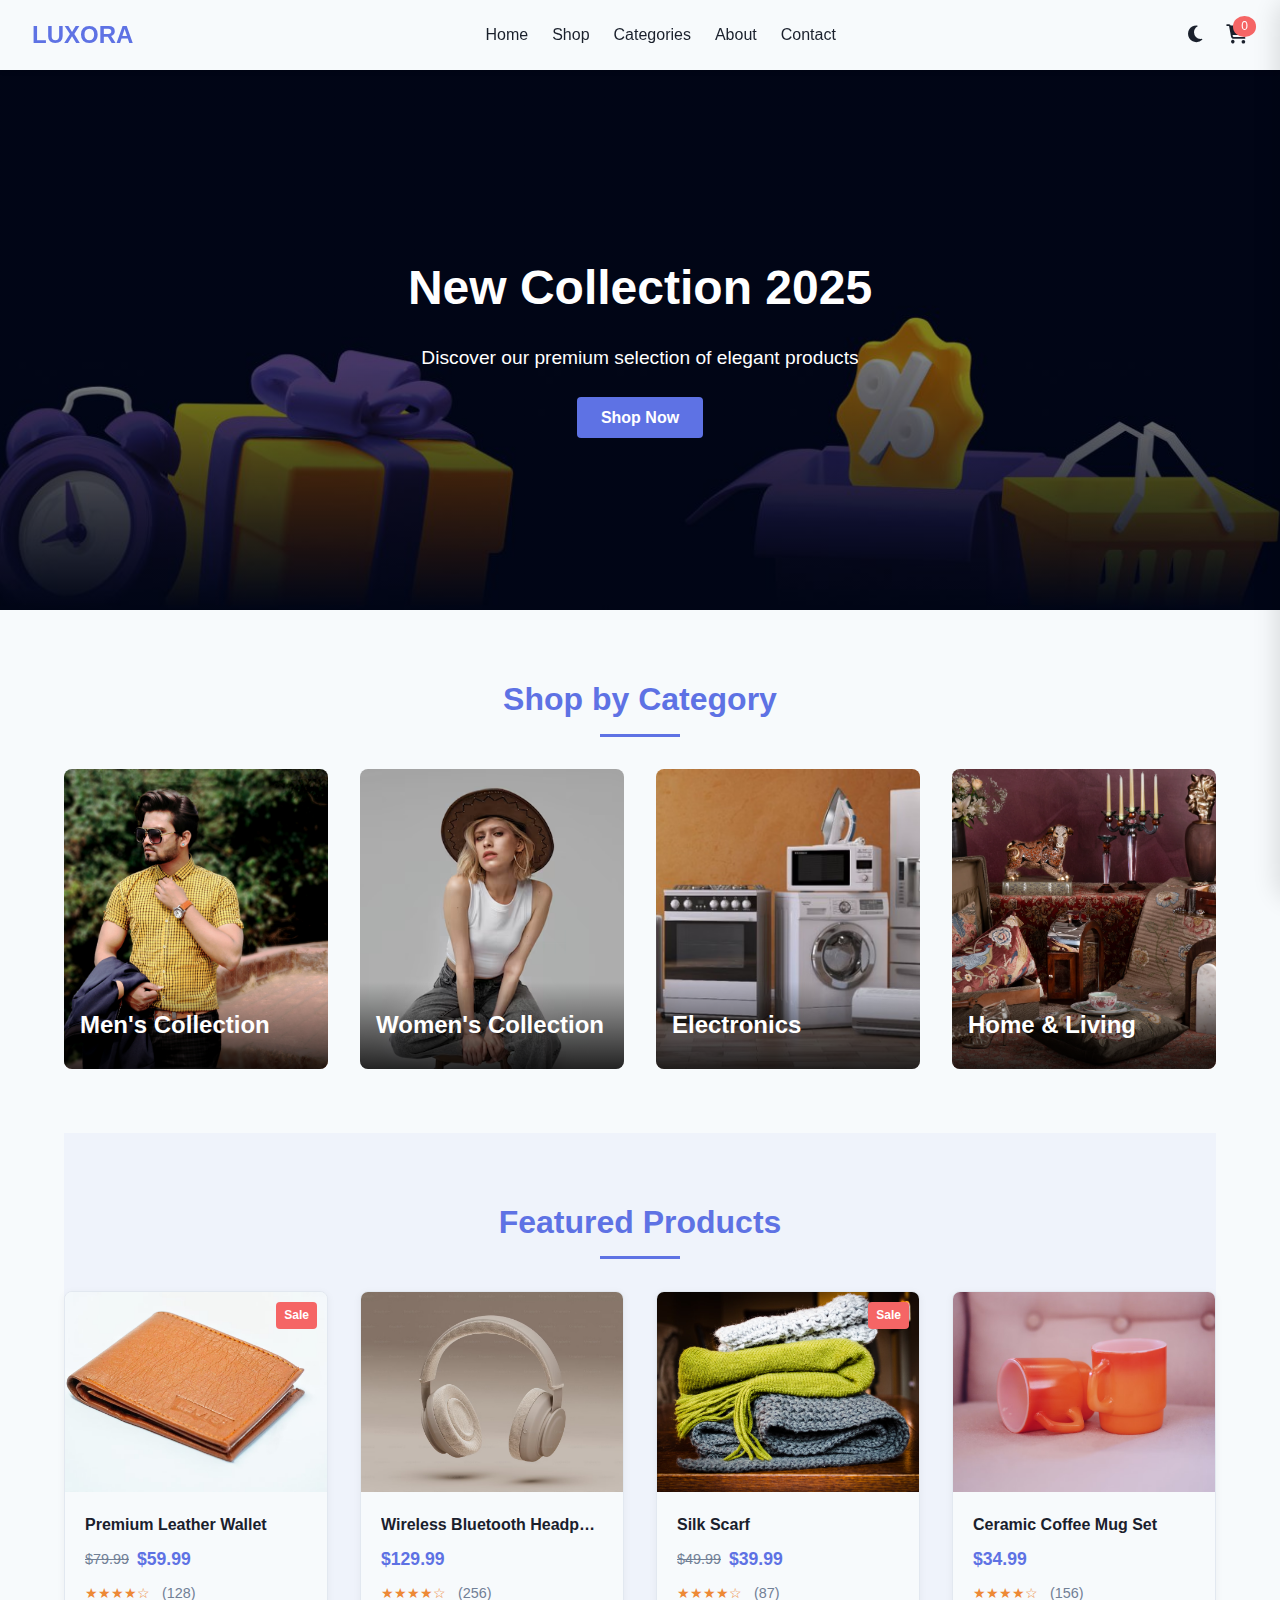
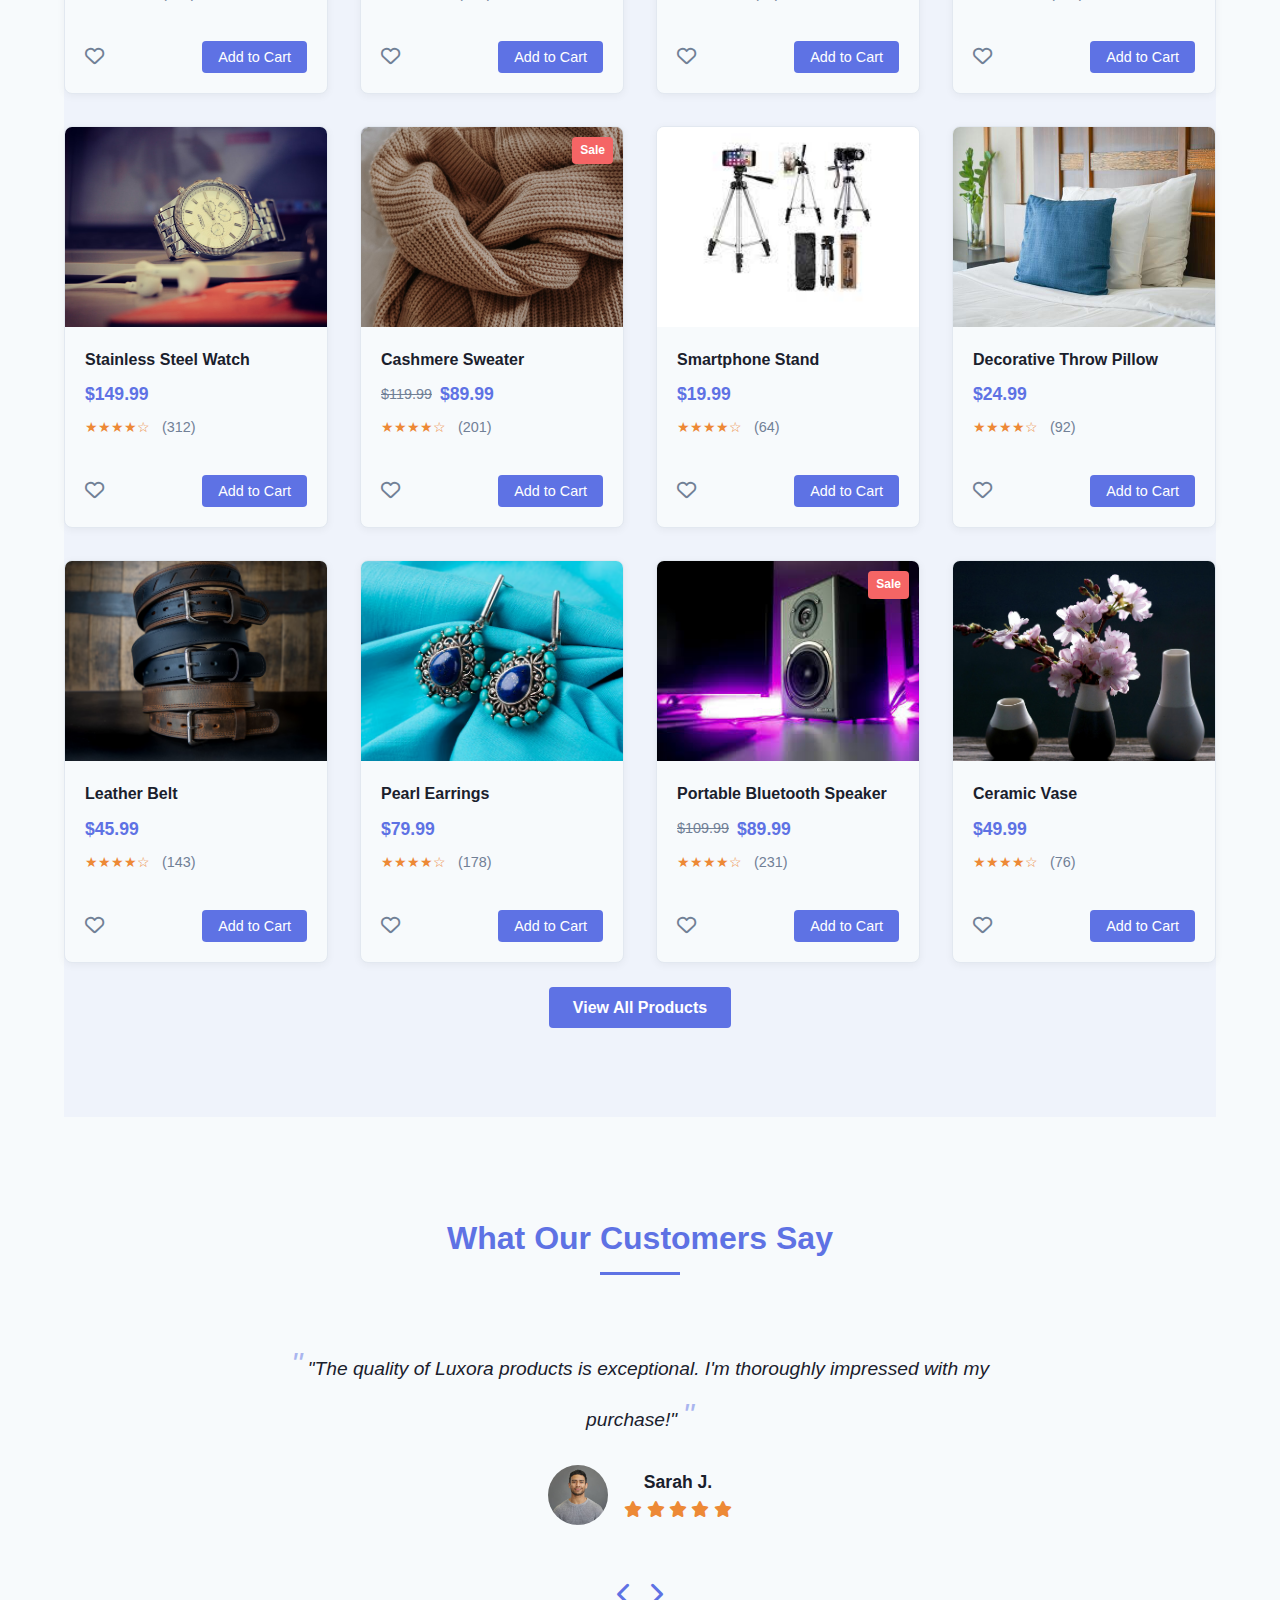
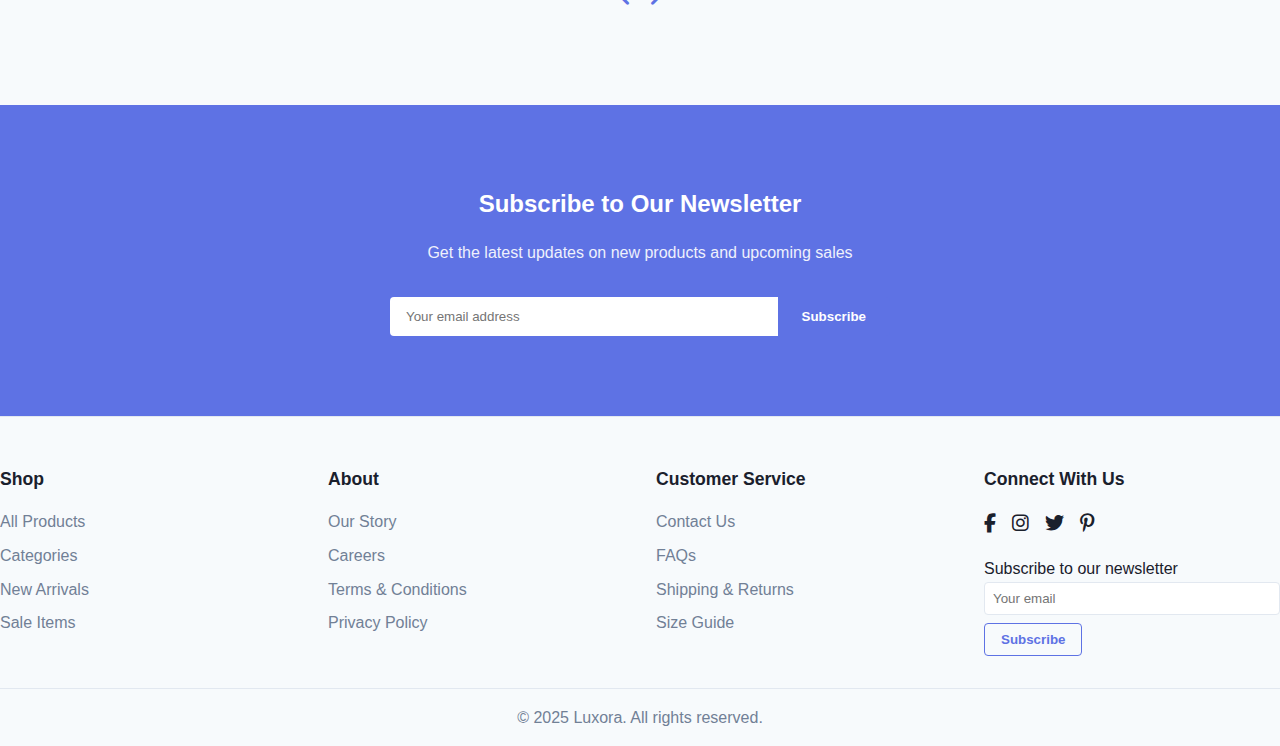
<file: index.html>
<!--
  Project: Notes App
  Author: Yabsira Dejene
  GitHub: https://github.com/ELFAZ19
  LinkedIn: https://linkedin.com/in/yabsiradejene
  © 2025 Yabsira Dejene. All rights reserved.
-->

<!DOCTYPE html>
<html lang="en" data-theme="light">
  <head>
    <meta charset="UTF-8" />
    <meta name="viewport" content="width=device-width, initial-scale=1.0" />
    <title>Luxora - Elegant Online Store</title>
    <link
      rel="stylesheet"
      href="https://cdnjs.cloudflare.com/ajax/libs/font-awesome/6.4.0/css/all.min.css"
    />
    <link rel="stylesheet" href="css/style.css" />
    <link rel="stylesheet" href="css/home.css" />
    <link rel="icon" type="image/png" href="assets/icons/favicon.png" />
  </head>
  <body>
    <!-- Navigation -->
    <nav class="navbar">
      <div class="nav-container">
        <a href="index.html" class="logo">LUXORA</a>
        <div class="nav-links">
          <a href="index.html" class="nav-link">Home</a>
          <a href="shop.html" class="nav-link">Shop</a>
          <a href="categories.html" class="nav-link">Categories</a>
          <a href="about.html" class="nav-link">About</a>
          <a href="contact.html" class="nav-link">Contact</a>
        </div>
        <div class="nav-icons">
          <button id="theme-toggle"><i class="fas fa-moon"></i></button>

          <button id="cart-btn">
            <i class="fas fa-shopping-cart"></i><span class="badge">0</span>
          </button>
          <button id="mobile-menu-btn"><i class="fas fa-bars"></i></button>
        </div>
      </div>
      <div class="mobile-search">
        <input
          type="text"
          placeholder="Search products..."
          id="mobile-search-input"
        />
        <button id="mobile-search-btn"><i class="fas fa-search"></i></button>
      </div>
    </nav>

    <!-- Hero Section -->
    <section class="hero">
      <div class="hero-content">
        <h1>New Collection 2025</h1>
        <p>Discover our premium selection of elegant products</p>
        <a href="shop.html" class="btn-primary">Shop Now</a>
      </div>
    </section>

    <!-- Featured Categories -->
    <section class="featured-categories container">
      <h2 class="section-title">Shop by Category</h2>
      <div class="categories-grid">
        <a href="categories.html#men" class="category-card">
          <img src="assets/images/men-category.jpg" alt="Men's Collection" />
          <h3>Men's Collection</h3>
        </a>
        <a href="categories.html#women" class="category-card">
          <img
            src="assets/images/women-category.jpg"
            alt="Women's Collection"
          />
          <h3>Women's Collection</h3>
        </a>
        <a href="categories.html#electronics" class="category-card">
          <img src="assets/images/electronics-category.jpg" alt="Electronics" />
          <h3>Electronics</h3>
        </a>
        <a href="categories.html#home" class="category-card">
          <img src="assets/images/home-category.jpg" alt="Home & Living" />
          <h3>Home & Living</h3>
        </a>
      </div>
    </section>

    <!-- Featured Products -->
    <section class="featured-products container">
      <h2 class="section-title">Featured Products</h2>
      <div class="products-grid">
        <!-- Products will be loaded dynamically -->
      </div>
      <div class="text-center">
        <a href="shop.html" class="btn-primary">View All Products</a>
      </div>
    </section>

    <!-- Testimonials -->
    <section class="testimonials">
      <div class="container">
        <h2 class="section-title">What Our Customers Say</h2>
        <div class="testimonial-slider">
          <div class="testimonial active">
            <p>
              "The quality of Luxora products is exceptional. I'm thoroughly
              impressed with my purchase!"
            </p>
            <div class="testimonial-author">
              <img src="assets/images/customer1.jpg" alt="Sarah J." />
              <div>
                <h4>Sarah J.</h4>
                <div class="stars">
                  <i class="fas fa-star"></i>
                  <i class="fas fa-star"></i>
                  <i class="fas fa-star"></i>
                  <i class="fas fa-star"></i>
                  <i class="fas fa-star"></i>
                </div>
              </div>
            </div>
          </div>
          <div class="testimonial">
            <p>
              "Fast shipping and excellent customer service. Will definitely
              shop here again!"
            </p>
            <div class="testimonial-author">
              <img src="assets/images/customer2.jpg" alt="Michael T." />
              <div>
                <h4>Michael T.</h4>
                <div class="stars">
                  <i class="fas fa-star"></i>
                  <i class="fas fa-star"></i>
                  <i class="fas fa-star"></i>
                  <i class="fas fa-star"></i>
                  <i class="fas fa-star-half-alt"></i>
                </div>
              </div>
            </div>
          </div>
        </div>
        <div class="testimonial-controls">
          <button class="prev-testimonial">
            <i class="fas fa-chevron-left"></i>
          </button>
          <button class="next-testimonial">
            <i class="fas fa-chevron-right"></i>
          </button>
        </div>
      </div>
    </section>

    <!-- Newsletter -->
    <section class="newsletter-section">
      <div class="container">
        <h2>Subscribe to Our Newsletter</h2>
        <p>Get the latest updates on new products and upcoming sales</p>
        <form class="newsletter-form">
          <input
            type="email"
            placeholder="Your email address"
            id="newsletter-email"
            required
          />
          <button type="submit" class="btn-primary">Subscribe</button>
        </form>
      </div>
    </section>

    <!-- Footer -->
    <footer class="footer">
      <div class="footer-container">
        <div class="footer-section">
          <h4>Shop</h4>
          <ul>
            <li><a href="shop.html">All Products</a></li>
            <li><a href="categories.html">Categories</a></li>
            <li><a href="#">New Arrivals</a></li>
            <li><a href="#">Sale Items</a></li>
          </ul>
        </div>
        <div class="footer-section">
          <h4>About</h4>
          <ul>
            <li><a href="about.html">Our Story</a></li>
            <li><a href="#">Careers</a></li>
            <li><a href="#">Terms & Conditions</a></li>
            <li><a href="#">Privacy Policy</a></li>
          </ul>
        </div>
        <div class="footer-section">
          <h4>Customer Service</h4>
          <ul>
            <li><a href="contact.html">Contact Us</a></li>
            <li><a href="#">FAQs</a></li>
            <li><a href="#">Shipping & Returns</a></li>
            <li><a href="#">Size Guide</a></li>
          </ul>
        </div>
        <div class="footer-section">
          <h4>Connect With Us</h4>
          <div class="social-icons">
            <a href="#"><i class="fab fa-facebook-f"></i></a>
            <a href="#"><i class="fab fa-instagram"></i></a>
            <a href="#"><i class="fab fa-twitter"></i></a>
            <a href="#"><i class="fab fa-pinterest-p"></i></a>
          </div>
          <p>Subscribe to our newsletter</p>
          <div class="newsletter">
            <input
              type="email"
              placeholder="Your email"
              id="newsletter-email"
            />
            <button class="btn-secondary" id="newsletter-submit">
              Subscribe
            </button>
          </div>
        </div>
      </div>
      <div class="footer-bottom">
        <p>&copy; 2025 Luxora. All rights reserved.</p>
      </div>
    </footer>

    <!-- Cart Sidebar -->
    <aside class="cart-sidebar">
      <div class="cart-header">
        <h3>Your Cart</h3>
        <button id="close-cart"><i class="fas fa-times"></i></button>
      </div>
      <div class="cart-items">
        <!-- Cart items will be loaded dynamically -->
      </div>
      <div class="cart-footer">
        <div class="cart-total">
          <p>Total: <span>$0.00</span></p>
        </div>
        <div class="promo-code">
          <input type="text" placeholder="Enter promo code" />
          <button class="btn-secondary">Apply</button>
        </div>
        <button class="btn-primary checkout-btn">Proceed to Checkout</button>
      </div>
    </aside>

    <script type="module" src="js/main.js"></script>
  </body>
</html>
</file>
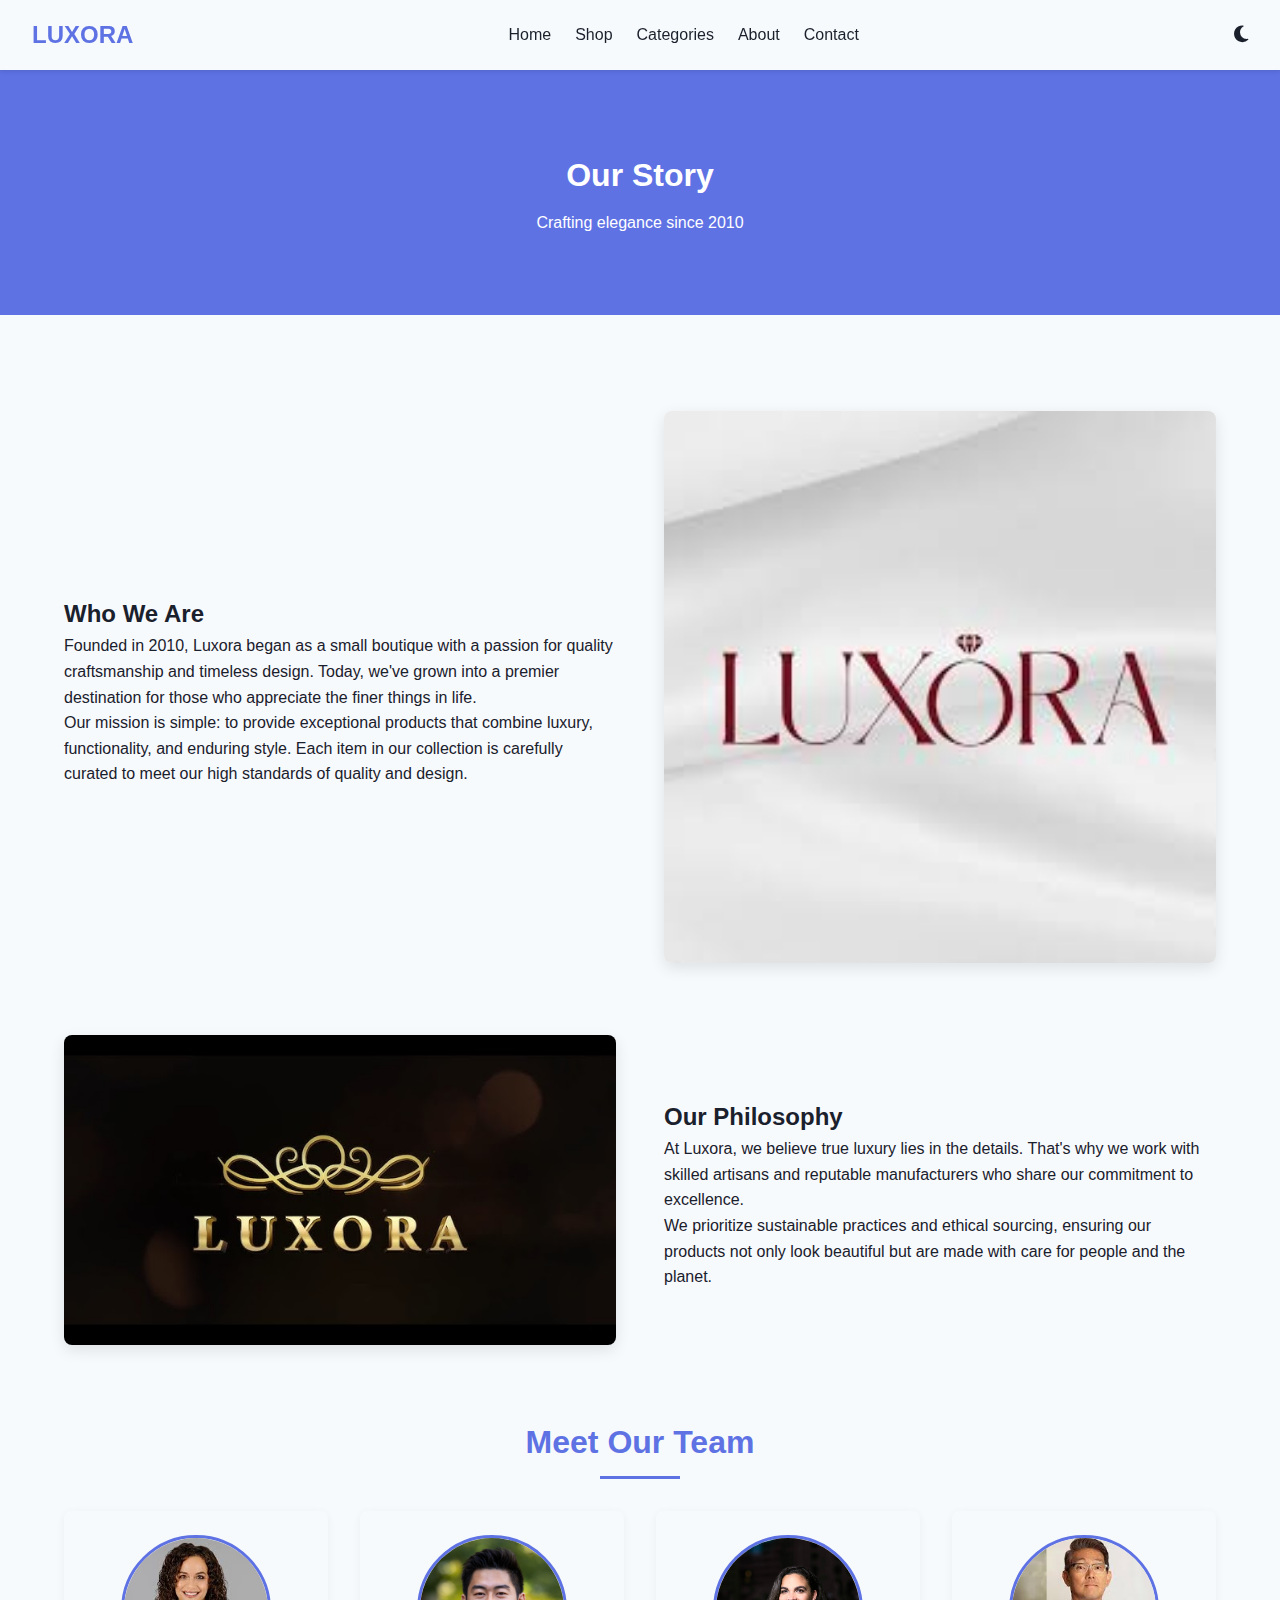
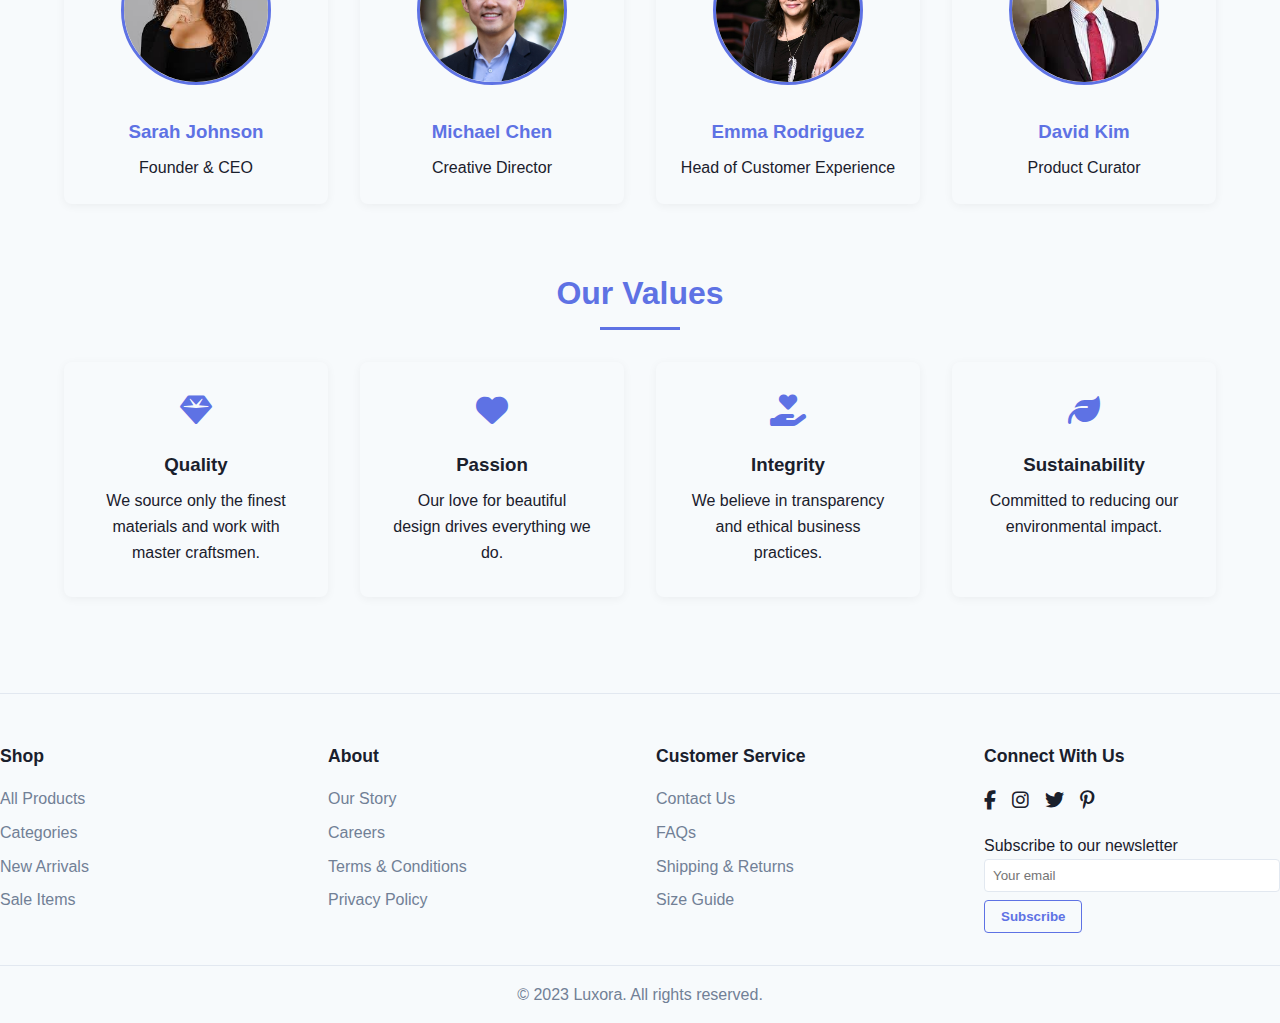
<file: about.html>
<!--
  Project: Notes App
  Author: Yabsira Dejene
  GitHub: https://github.com/ELFAZ19
  LinkedIn: https://linkedin.com/in/yabsiradejene
  © 2025 Yabsira Dejene. All rights reserved.
-->

<!DOCTYPE html>
<html lang="en" data-theme="light">
  <head>
    <meta charset="UTF-8" />
    <meta name="viewport" content="width=device-width, initial-scale=1.0" />
    <title>About Us - Luxora</title>
    <link
      rel="stylesheet"
      href="https://cdnjs.cloudflare.com/ajax/libs/font-awesome/6.4.0/css/all.min.css"
    />
    <link rel="stylesheet" href="css/style.css" />
    <link rel="stylesheet" href="css/about.css" />
    <link rel="icon" type="image/png" href="assets/icons/favicon.png" />
  </head>
  <body>
    <!-- Navigation -->
    <nav class="navbar">
      <div class="nav-container">
        <a href="index.html" class="logo">LUXORA</a>
        <div class="nav-links">
          <a href="index.html" class="nav-link">Home</a>
          <a href="shop.html" class="nav-link">Shop</a>
          <a href="categories.html" class="nav-link">Categories</a>
          <a href="about.html" class="nav-link">About</a>
          <a href="contact.html" class="nav-link">Contact</a>
        </div>
        <div class="nav-icons">
          <button id="theme-toggle"><i class="fas fa-moon"></i></button>
        </div>
      </div>
      <div class="mobile-search">
        <input
          type="text"
          placeholder="Search products..."
          id="mobile-search-input"
        />
        <button id="mobile-search-btn"><i class="fas fa-search"></i></button>
      </div>
    </nav>

    <!-- About Header -->
    <section class="about-header">
      <div class="container">
        <h1>Our Story</h1>
        <p>Crafting elegance since 2010</p>
      </div>
    </section>

    <!-- About Content -->
    <main class="about-main container">
      <section class="about-section">
        <div class="about-text">
          <h2>Who We Are</h2>
          <p>
            Founded in 2010, Luxora began as a small boutique with a passion for
            quality craftsmanship and timeless design. Today, we've grown into a
            premier destination for those who appreciate the finer things in
            life.
          </p>
          <p>
            Our mission is simple: to provide exceptional products that combine
            luxury, functionality, and enduring style. Each item in our
            collection is carefully curated to meet our high standards of
            quality and design.
          </p>
        </div>
        <div class="about-image">
          <img src="assets/images/about1.jpg" alt="Our Store" />
        </div>
      </section>

      <section class="about-section reverse">
        <div class="about-text">
          <h2>Our Philosophy</h2>
          <p>
            At Luxora, we believe true luxury lies in the details. That's why we
            work with skilled artisans and reputable manufacturers who share our
            commitment to excellence.
          </p>
          <p>
            We prioritize sustainable practices and ethical sourcing, ensuring
            our products not only look beautiful but are made with care for
            people and the planet.
          </p>
        </div>
        <div class="about-image">
          <img src="assets/images/about2.jpg" alt="Our Craftsmanship" />
        </div>
      </section>

      <section class="team-section">
        <h2 class="section-title">Meet Our Team</h2>
        <div class="team-grid">
          <div class="team-member">
            <img src="assets/images/team1.jpg" alt="Sarah Johnson" />
            <h3>Sarah Johnson</h3>
            <p>Founder & CEO</p>
          </div>
          <div class="team-member">
            <img src="assets/images/team2.jpg" alt="Michael Chen" />
            <h3>Michael Chen</h3>
            <p>Creative Director</p>
          </div>
          <div class="team-member">
            <img src="assets/images/team3.jpg" alt="Emma Rodriguez" />
            <h3>Emma Rodriguez</h3>
            <p>Head of Customer Experience</p>
          </div>
          <div class="team-member">
            <img src="assets/images/team4.jpg" alt="David Kim" />
            <h3>David Kim</h3>
            <p>Product Curator</p>
          </div>
        </div>
      </section>

      <section class="values-section">
        <h2 class="section-title">Our Values</h2>
        <div class="values-grid">
          <div class="value-card">
            <i class="fas fa-gem"></i>
            <h3>Quality</h3>
            <p>
              We source only the finest materials and work with master
              craftsmen.
            </p>
          </div>
          <div class="value-card">
            <i class="fas fa-heart"></i>
            <h3>Passion</h3>
            <p>Our love for beautiful design drives everything we do.</p>
          </div>
          <div class="value-card">
            <i class="fas fa-hand-holding-heart"></i>
            <h3>Integrity</h3>
            <p>We believe in transparency and ethical business practices.</p>
          </div>
          <div class="value-card">
            <i class="fas fa-leaf"></i>
            <h3>Sustainability</h3>
            <p>Committed to reducing our environmental impact.</p>
          </div>
        </div>
      </section>
    </main>

    <!-- Footer -->
    <footer class="footer">
      <div class="footer-container">
        <div class="footer-section">
          <h4>Shop</h4>
          <ul>
            <li><a href="shop.html">All Products</a></li>
            <li><a href="categories.html">Categories</a></li>
            <li><a href="#">New Arrivals</a></li>
            <li><a href="#">Sale Items</a></li>
          </ul>
        </div>
        <div class="footer-section">
          <h4>About</h4>
          <ul>
            <li><a href="about.html">Our Story</a></li>
            <li><a href="#">Careers</a></li>
            <li><a href="#">Terms & Conditions</a></li>
            <li><a href="#">Privacy Policy</a></li>
          </ul>
        </div>
        <div class="footer-section">
          <h4>Customer Service</h4>
          <ul>
            <li><a href="contact.html">Contact Us</a></li>
            <li><a href="#">FAQs</a></li>
            <li><a href="#">Shipping & Returns</a></li>
            <li><a href="#">Size Guide</a></li>
          </ul>
        </div>
        <div class="footer-section">
          <h4>Connect With Us</h4>
          <div class="social-icons">
            <a href="#"><i class="fab fa-facebook-f"></i></a>
            <a href="#"><i class="fab fa-instagram"></i></a>
            <a href="#"><i class="fab fa-twitter"></i></a>
            <a href="#"><i class="fab fa-pinterest-p"></i></a>
          </div>
          <p>Subscribe to our newsletter</p>
          <div class="newsletter">
            <input
              type="email"
              placeholder="Your email"
              id="newsletter-email"
            />
            <button class="btn-secondary" id="newsletter-submit">
              Subscribe
            </button>
          </div>
        </div>
      </div>
      <div class="footer-bottom">
        <p>&copy; 2023 Luxora. All rights reserved.</p>
      </div>
    </footer>

    <script type="module" src="js/main.js"></script>
  </body>
</html>
</file>
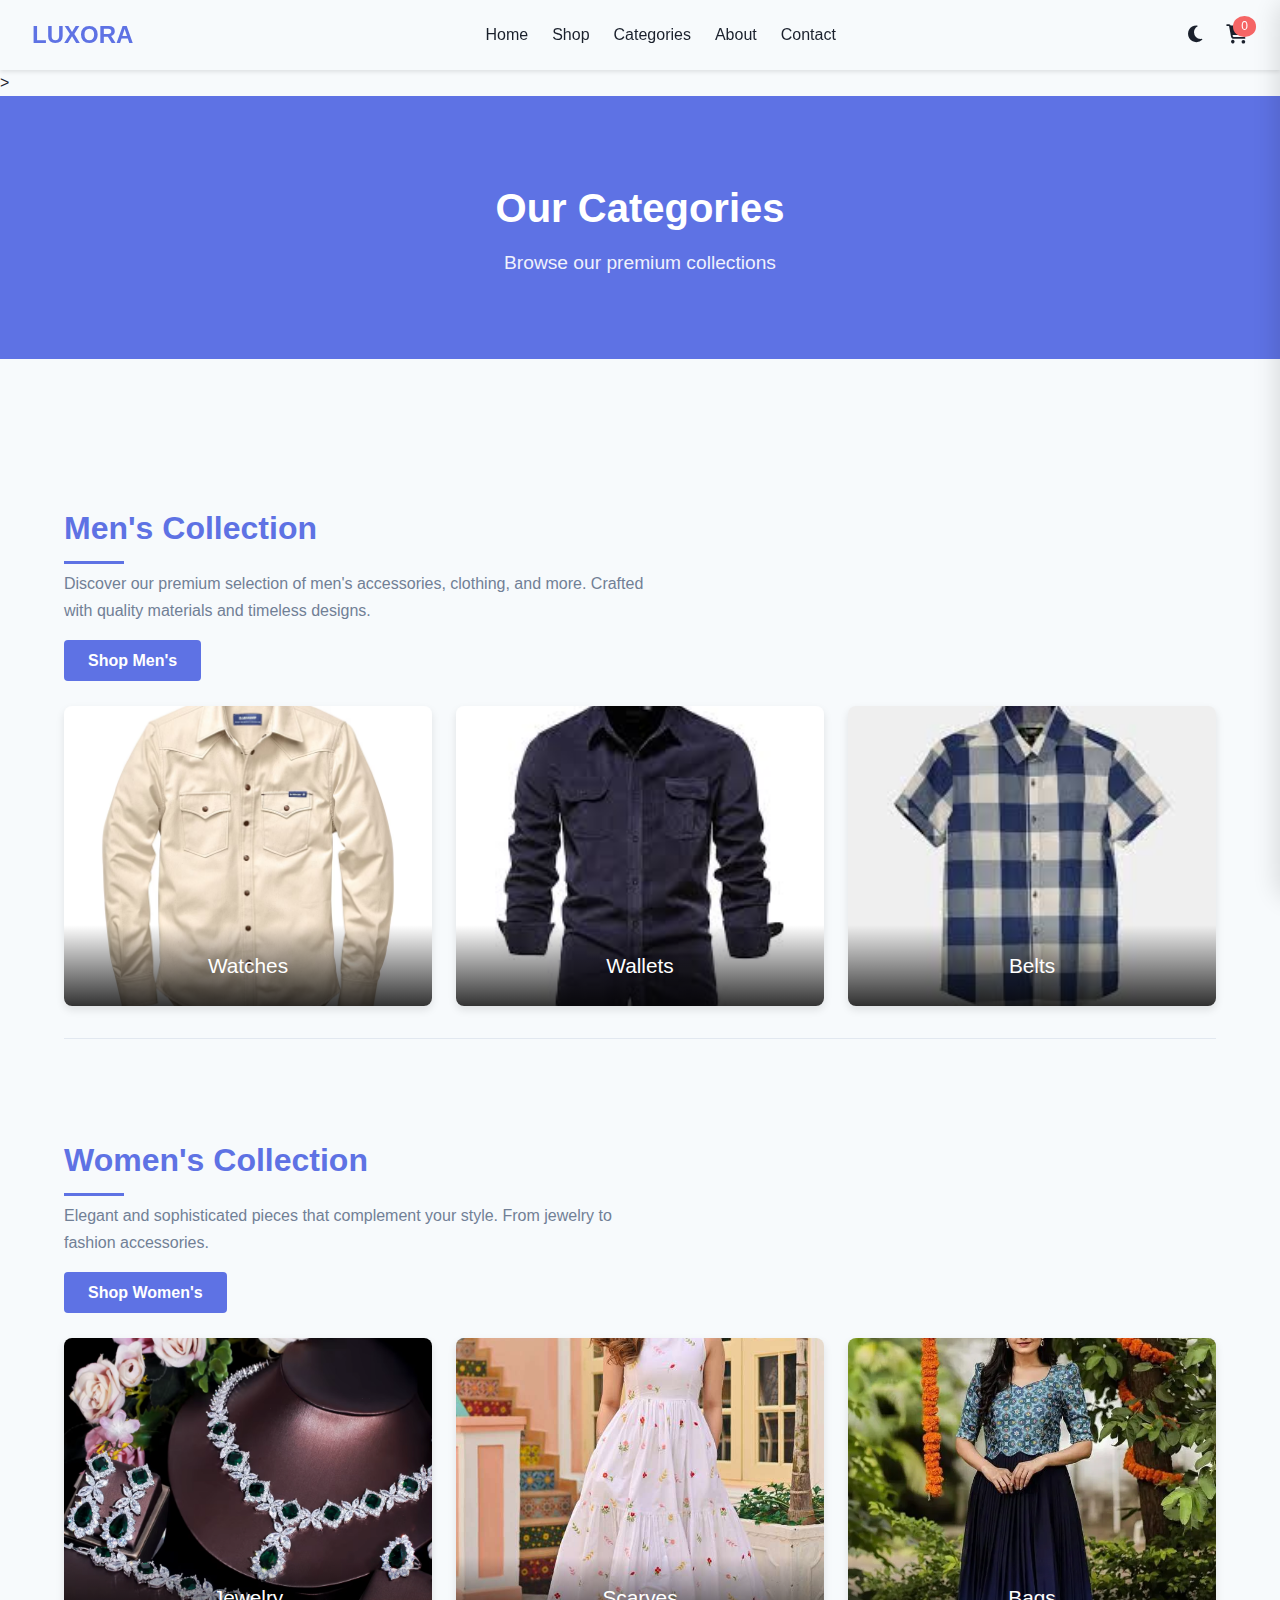
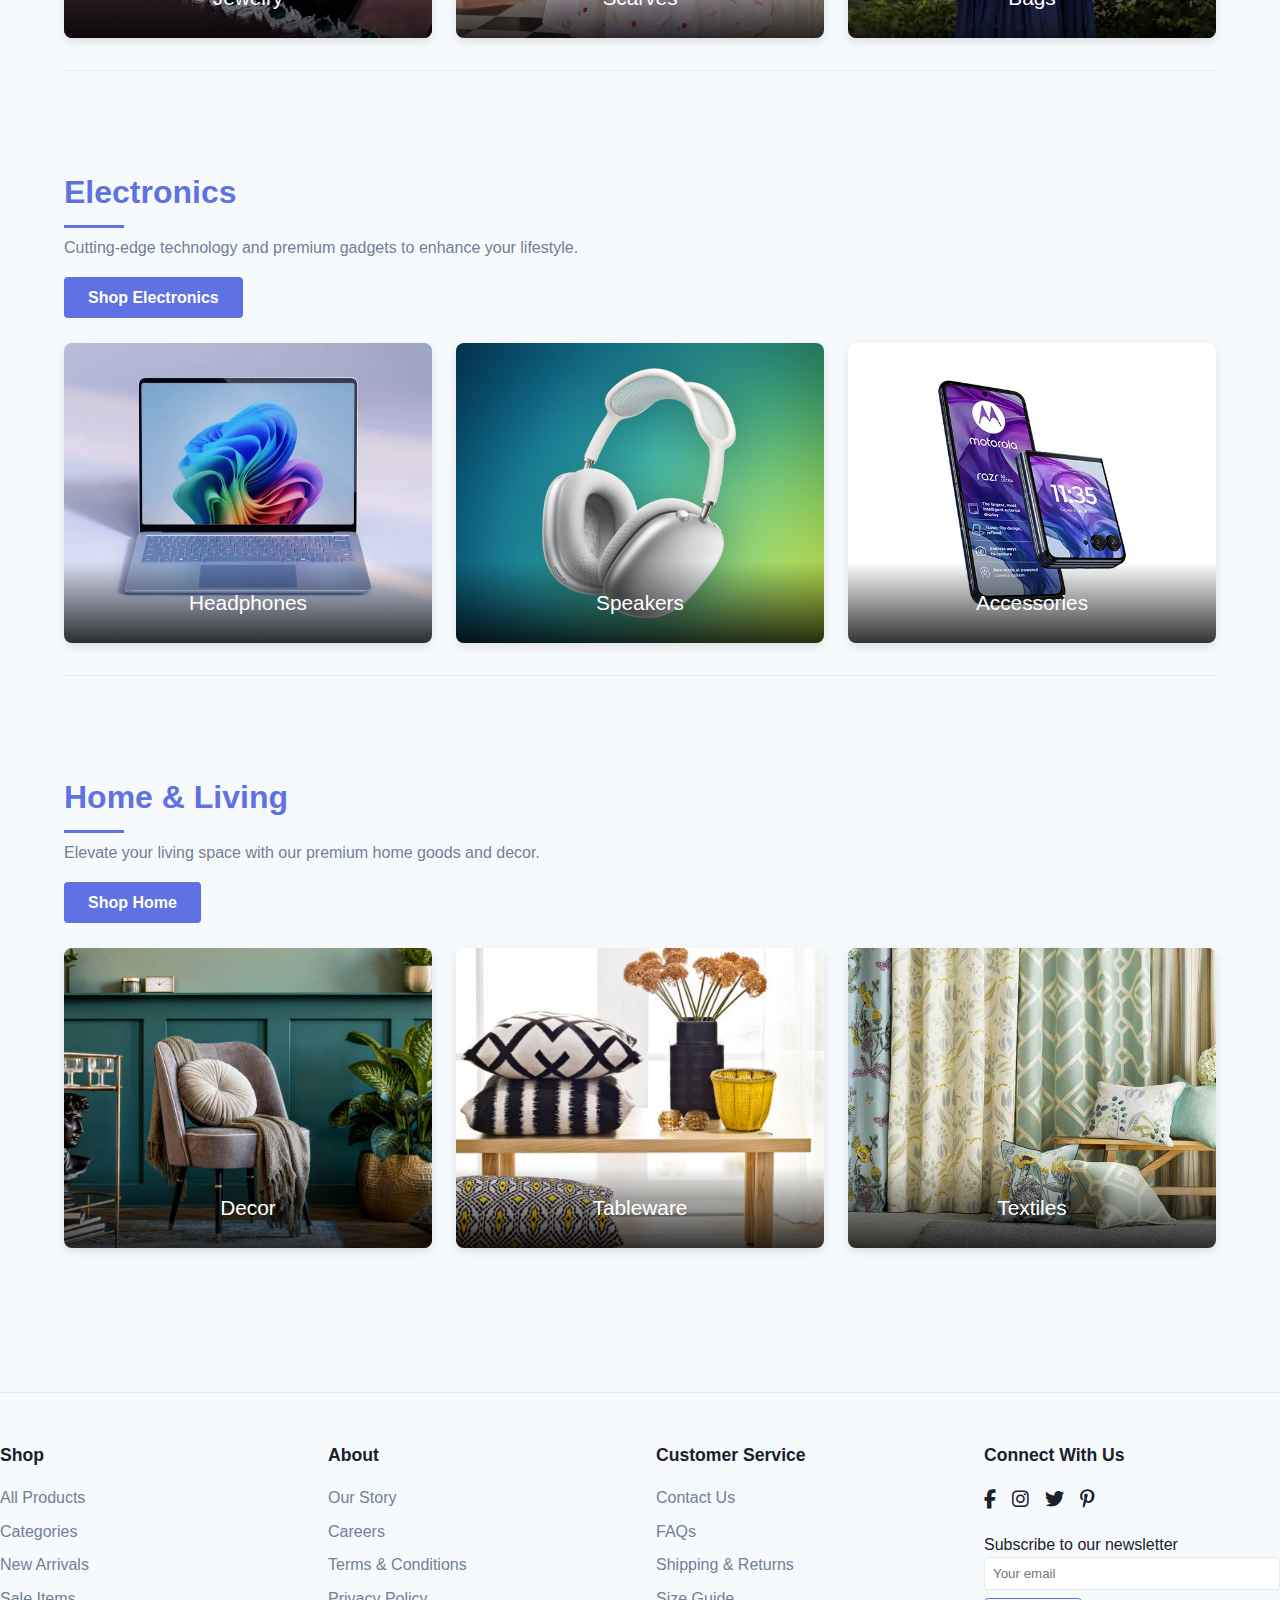
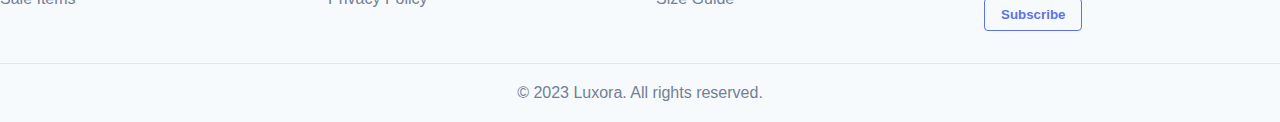
<file: categories.html>
<!--
  Project: Notes App
  Author: Yabsira Dejene
  GitHub: https://github.com/ELFAZ19
  LinkedIn: https://linkedin.com/in/yabsiradejene
  © 2025 Yabsira Dejene. All rights reserved.
-->

<!DOCTYPE html>
<html lang="en" data-theme="light">
<head>
    <meta charset="UTF-8">
    <meta name="viewport" content="width=device-width, initial-scale=1.0">
    <title>Categories - Luxora</title>
    <link rel="stylesheet" href="https://cdnjs.cloudflare.com/ajax/libs/font-awesome/6.4.0/css/all.min.css">
    <link rel="stylesheet" href="css/style.css">
    <link rel="stylesheet" href="css/categories.css">
    <link rel="icon" type="image/png" href="assets/icons/favicon.png" />
</head>
<body>
    <!-- Navigation -->
    <nav class="navbar">
        <div class="nav-container">
            <a href="index.html" class="logo">LUXORA</a>
            <div class="nav-links">
                <a href="index.html" class="nav-link">Home</a>
                <a href="shop.html" class="nav-link">Shop</a>
                <a href="categories.html" class="nav-link">Categories</a>
                <a href="about.html" class="nav-link">About</a>
                <a href="contact.html" class="nav-link">Contact</a>
            </div>
            <div class="nav-icons">
                <button id="theme-toggle"><i class="fas fa-moon"></i></button>
                <button id="cart-btn"><i class="fas fa-shopping-cart"></i><span class="badge">0</span></button>
                <button id="mobile-menu-btn"><i class="fas fa-bars"></i></button>
            </div>
        </div>
        <div class="mobile-search">
            <input type="text" placeholder="Search products..." id="mobile-search-input">
            <button id="mobile-search-btn"><i class="fas fa-search"></i></button>
        </div>
    </nav>>

    <!-- Categories Header -->
    <section class="categories-header">
        <div class="container">
            <h1>Our Categories</h1>
            <p>Browse our premium collections</p>
        </div>
    </section>

    <!-- Main Categories Content -->
    <main class="categories-main container">
        <section id="men" class="category-section">
            <div class="category-info">
                <h2>Men's Collection</h2>
                <p>Discover our premium selection of men's accessories, clothing, and more. Crafted with quality materials and timeless designs.</p>
                <a href="shop.html?category=men" class="btn-primary">Shop Men's</a>
            </div>
            <div class="category-preview">
                <div class="preview-item">
                    <img src="assets/images/men-preview1.jpg" alt="Men's Preview 1">
                    <h3>Watches</h3>
                </div>
                <div class="preview-item">
                    <img src="assets/images/men-preview2.jpg" alt="Men's Preview 2">
                    <h3>Wallets</h3>
                </div>
                <div class="preview-item">
                    <img src="assets/images/men-preview3.jpg" alt="Men's Preview 3">
                    <h3>Belts</h3>
                </div>
            </div>
        </section>

        <section id="women" class="category-section">
            <div class="category-info">
                <h2>Women's Collection</h2>
                <p>Elegant and sophisticated pieces that complement your style. From jewelry to fashion accessories.</p>
                <a href="shop.html?category=women" class="btn-primary">Shop Women's</a>
            </div>
            <div class="category-preview">
                <div class="preview-item">
                    <img src="assets/images/women-preview1.jpg" alt="Women's Preview 1">
                    <h3>Jewelry</h3>
                </div>
                <div class="preview-item">
                    <img src="assets/images/women-preview2.jpg" alt="Women's Preview 2">
                    <h3>Scarves</h3>
                </div>
                <div class="preview-item">
                    <img src="assets/images/women-preview3.jpg" alt="Women's Preview 3">
                    <h3>Bags</h3>
                </div>
            </div>
        </section>

        <section id="electronics" class="category-section">
            <div class="category-info">
                <h2>Electronics</h2>
                <p>Cutting-edge technology and premium gadgets to enhance your lifestyle.</p>
                <a href="shop.html?category=electronics" class="btn-primary">Shop Electronics</a>
            </div>
            <div class="category-preview">
                <div class="preview-item">
                    <img src="assets/images/electronics-preview1.jpg" alt="Electronics Preview 1">
                    <h3>Headphones</h3>
                </div>
                <div class="preview-item">
                    <img src="assets/images/electronics-preview2.jpg" alt="Electronics Preview 2">
                    <h3>Speakers</h3>
                </div>
                <div class="preview-item">
                    <img src="assets/images/electronics-preview3.jpg" alt="Electronics Preview 3">
                    <h3>Accessories</h3>
                </div>
            </div>
        </section>

        <section id="home" class="category-section">
            <div class="category-info">
                <h2>Home & Living</h2>
                <p>Elevate your living space with our premium home goods and decor.</p>
                <a href="shop.html?category=home" class="btn-primary">Shop Home</a>
            </div>
            <div class="category-preview">
                <div class="preview-item">
                    <img src="assets/images/home-preview1.jpg" alt="Home Preview 1">
                    <h3>Decor</h3>
                </div>
                <div class="preview-item">
                    <img src="assets/images/home-preview2.jpg" alt="Home Preview 2">
                    <h3>Tableware</h3>
                </div>
                <div class="preview-item">
                    <img src="assets/images/home-preview3.jpg" alt="Home Preview 3">
                    <h3>Textiles</h3>
                </div>
            </div>
        </section>
    </main>

    <!-- Footer -->
    <footer class="footer">
        <div class="footer-container">
            <div class="footer-section">
                <h4>Shop</h4>
                <ul>
                    <li><a href="shop.html">All Products</a></li>
                    <li><a href="categories.html">Categories</a></li>
                    <li><a href="#">New Arrivals</a></li>
                    <li><a href="#">Sale Items</a></li>
                </ul>
            </div>
            <div class="footer-section">
                <h4>About</h4>
                <ul>
                    <li><a href="about.html">Our Story</a></li>
                    <li><a href="#">Careers</a></li>
                    <li><a href="#">Terms & Conditions</a></li>
                    <li><a href="#">Privacy Policy</a></li>
                </ul>
            </div>
            <div class="footer-section">
                <h4>Customer Service</h4>
                <ul>
                    <li><a href="contact.html">Contact Us</a></li>
                    <li><a href="#">FAQs</a></li>
                    <li><a href="#">Shipping & Returns</a></li>
                    <li><a href="#">Size Guide</a></li>
                </ul>
            </div>
            <div class="footer-section">
                <h4>Connect With Us</h4>
                <div class="social-icons">
                    <a href="#"><i class="fab fa-facebook-f"></i></a>
                    <a href="#"><i class="fab fa-instagram"></i></a>
                    <a href="#"><i class="fab fa-twitter"></i></a>
                    <a href="#"><i class="fab fa-pinterest-p"></i></a>
                </div>
                <p>Subscribe to our newsletter</p>
                <div class="newsletter">
                    <input type="email" placeholder="Your email" id="newsletter-email">
                    <button class="btn-secondary" id="newsletter-submit">Subscribe</button>
                </div>
            </div>
        </div>
        <div class="footer-bottom">
            <p>&copy; 2023 Luxora. All rights reserved.</p>
        </div>
    </footer>

<!-- Cart Sidebar -->
   <aside class="cart-sidebar">
    <div class="cart-header">
        <h3>Your Cart</h3>
        <button id="close-cart"><i class="fas fa-times"></i></button>
    </div>
    <div class="cart-items">
        <!-- Cart items will be loaded dynamically -->
    </div>
    <div class="cart-footer">
        <div class="cart-total">
            <p>Total: <span>$0.00</span></p>
        </div>
        <div class="promo-code">
            <input type="text" placeholder="Enter promo code">
            <button class="btn-secondary">Apply</button>
        </div>
        <button class="btn-primary checkout-btn">Proceed to Checkout</button>
    </div>
</aside>

    <script type="module" src="js/main.js"></script>
</body>
</html>
</file>
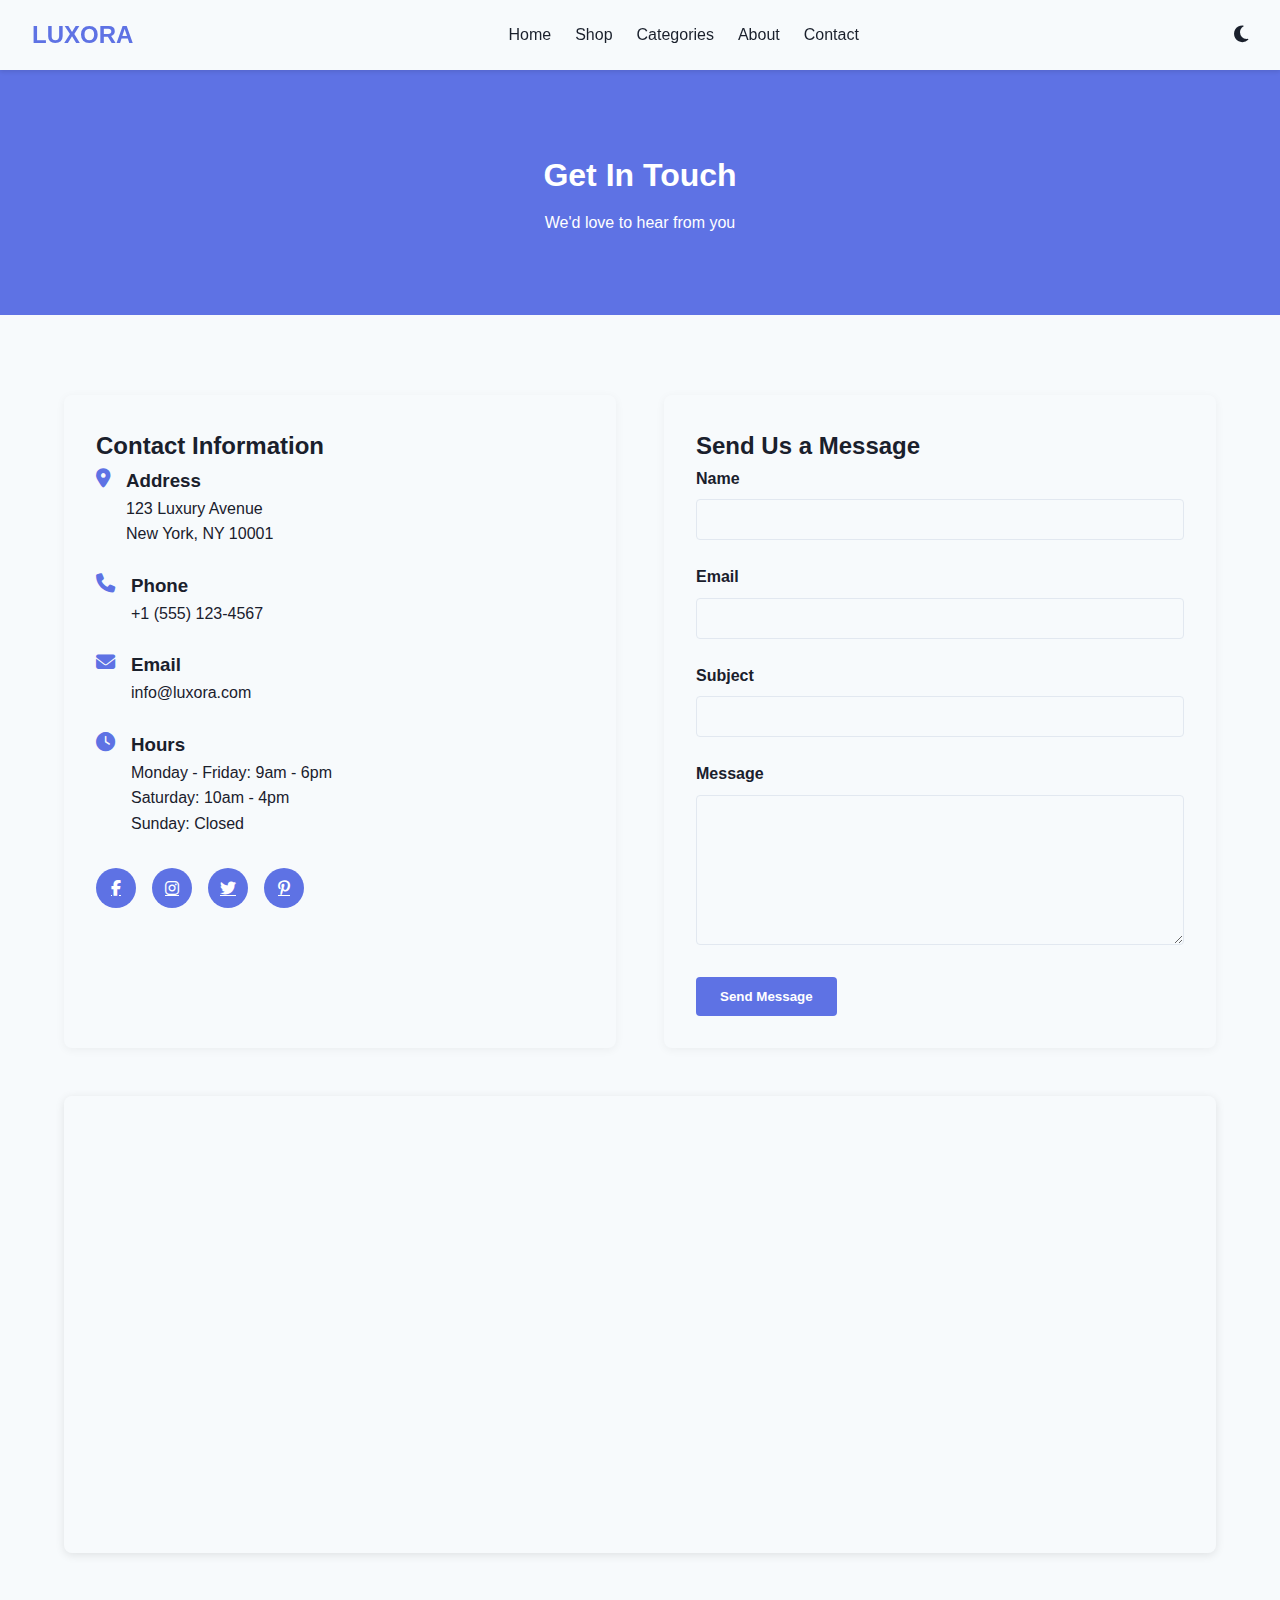
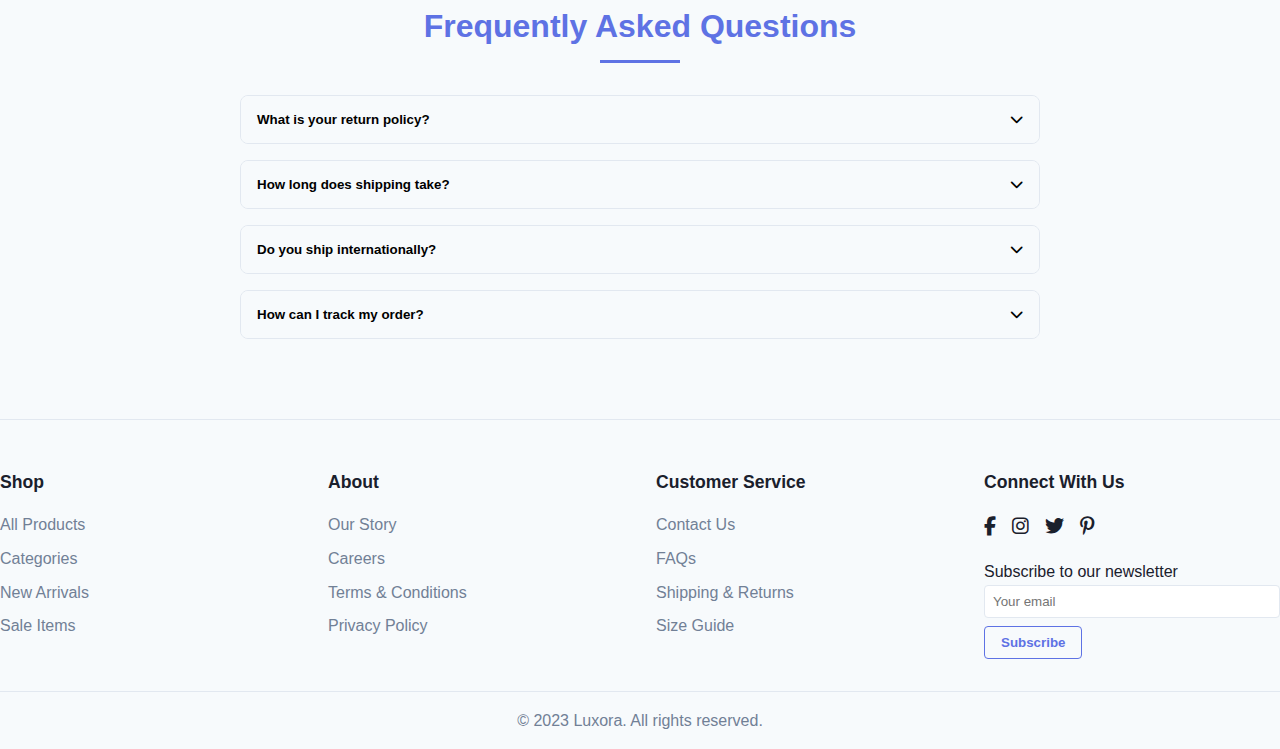
<file: contact.html>
<!--
  Project: Notes App
  Author: Yabsira Dejene
  GitHub: https://github.com/ELFAZ19
  LinkedIn: https://linkedin.com/in/yabsiradejene
  © 2025 Yabsira Dejene. All rights reserved.
-->

<!DOCTYPE html>
<html lang="en" data-theme="light">
<head>
    <meta charset="UTF-8">
    <meta name="viewport" content="width=device-width, initial-scale=1.0">
    <title>Contact Us - Luxora</title>
    <link rel="stylesheet" href="https://cdnjs.cloudflare.com/ajax/libs/font-awesome/6.4.0/css/all.min.css">
    <link rel="stylesheet" href="css/style.css">
    <link rel="stylesheet" href="css/contact.css">
    <link rel="icon" type="image/png" href="assets/icons/favicon.png" />
</head>
<body>
    <!-- Navigation -->
    <nav class="navbar">
        <div class="nav-container">
            <a href="index.html" class="logo">LUXORA</a>
            <div class="nav-links">
                <a href="index.html" class="nav-link">Home</a>
                <a href="shop.html" class="nav-link">Shop</a>
                <a href="categories.html" class="nav-link">Categories</a>
                <a href="about.html" class="nav-link">About</a>
                <a href="contact.html" class="nav-link">Contact</a>
            </div>
            <div class="nav-icons">
                <button id="theme-toggle"><i class="fas fa-moon"></i></button>
        </div>
        <div class="mobile-search">
            <input type="text" placeholder="Search products..." id="mobile-search-input">
            <button id="mobile-search-btn"><i class="fas fa-search"></i></button>
        </div>
    </nav>

    <!-- Contact Header -->
    <section class="contact-header">
        <div class="container">
            <h1>Get In Touch</h1>
            <p>We'd love to hear from you</p>
        </div>
    </section>

    <!-- Contact Content -->
    <main class="contact-main container">
        <div class="contact-container">
            <section class="contact-info">
                <h2>Contact Information</h2>
                <div class="info-item">
                    <i class="fas fa-map-marker-alt"></i>
                    <div>
                        <h3>Address</h3>
                        <p>123 Luxury Avenue<br>New York, NY 10001</p>
                    </div>
                </div>
                <div class="info-item">
                    <i class="fas fa-phone"></i>
                    <div>
                        <h3>Phone</h3>
                        <p>+1 (555) 123-4567</p>
                    </div>
                </div>
                <div class="info-item">
                    <i class="fas fa-envelope"></i>
                    <div>
                        <h3>Email</h3>
                        <p>info@luxora.com</p>
                    </div>
                </div>
                <div class="info-item">
                    <i class="fas fa-clock"></i>
                    <div>
                        <h3>Hours</h3>
                        <p>Monday - Friday: 9am - 6pm<br>Saturday: 10am - 4pm<br>Sunday: Closed</p>
                    </div>
                </div>
                <div class="social-links">
                    <a href="#"><i class="fab fa-facebook-f"></i></a>
                    <a href="#"><i class="fab fa-instagram"></i></a>
                    <a href="#"><i class="fab fa-twitter"></i></a>
                    <a href="#"><i class="fab fa-pinterest-p"></i></a>
                </div>
            </section>

            <section class="contact-form">
                <h2>Send Us a Message</h2>
                <form id="contactForm">
                    <div class="form-group">
                        <label for="name">Name</label>
                        <input type="text" id="name" name="name" required>
                    </div>
                    <div class="form-group">
                        <label for="email">Email</label>
                        <input type="email" id="email" name="email" required>
                    </div>
                    <div class="form-group">
                        <label for="subject">Subject</label>
                        <input type="text" id="subject" name="subject" required>
                    </div>
                    <div class="form-group">
                        <label for="message">Message</label>
                        <textarea id="message" name="message" rows="5" required></textarea>
                    </div>
                    <button type="submit" class="btn-primary">Send Message</button>
                </form>
            </section>
        </div>

        <section class="map-section">
            <iframe src="https://www.google.com/maps/embed?pb=!1m18!1m12!1m3!1d3022.2152091263276!2d-73.98784492423906!3d40.74844097138948!2m3!1f0!2f0!3f0!3m2!1i1024!2i768!4f13.1!3m3!1m2!1s0x89c259a9b3117469%3A0xd134e199a405a163!2sEmpire%20State%20Building!5e0!3m2!1sen!2sus!4v1689876423580!5m2!1sen!2sus" 
                    width="100%" height="450" style="border:0;" allowfullscreen="" loading="lazy" referrerpolicy="no-referrer-when-downgrade"></iframe>
        </section>

        <section class="faq-section">
            <h2 class="section-title">Frequently Asked Questions</h2>
            <div class="faq-container">
                <div class="faq-item">
                    <button class="faq-question">
                        What is your return policy?
                        <i class="fas fa-chevron-down"></i>
                    </button>
                    <div class="faq-answer">
                        <p>We offer a 30-day return policy for most items. Items must be in their original condition with all tags attached. Some exclusions may apply for final sale items.</p>
                    </div>
                </div>
                <div class="faq-item">
                    <button class="faq-question">
                        How long does shipping take?
                        <i class="fas fa-chevron-down"></i>
                    </button>
                    <div class="faq-answer">
                        <p>Standard shipping typically takes 3-5 business days within the continental US. We also offer expedited shipping options at checkout.</p>
                    </div>
                </div>
                <div class="faq-item">
                    <button class="faq-question">
                        Do you ship internationally?
                        <i class="fas fa-chevron-down"></i>
                    </button>
                    <div class="faq-answer">
                        <p>Yes, we ship to over 50 countries worldwide. International shipping rates and delivery times vary by destination.</p>
                    </div>
                </div>
                <div class="faq-item">
                    <button class="faq-question">
                        How can I track my order?
                        <i class="fas fa-chevron-down"></i>
                    </button>
                    <div class="faq-answer">
                        <p>Once your order ships, you'll receive a confirmation email with tracking information. You can also track your order by logging into your account.</p>
                    </div>
                </div>
            </div>
        </section>
    </main>

    <!-- Footer -->
    <footer class="footer">
        <div class="footer-container">
            <div class="footer-section">
                <h4>Shop</h4>
                <ul>
                    <li><a href="shop.html">All Products</a></li>
                    <li><a href="categories.html">Categories</a></li>
                    <li><a href="#">New Arrivals</a></li>
                    <li><a href="#">Sale Items</a></li>
                </ul>
            </div>
            <div class="footer-section">
                <h4>About</h4>
                <ul>
                    <li><a href="about.html">Our Story</a></li>
                    <li><a href="#">Careers</a></li>
                    <li><a href="#">Terms & Conditions</a></li>
                    <li><a href="#">Privacy Policy</a></li>
                </ul>
            </div>
            <div class="footer-section">
                <h4>Customer Service</h4>
                <ul>
                    <li><a href="contact.html">Contact Us</a></li>
                    <li><a href="#">FAQs</a></li>
                    <li><a href="#">Shipping & Returns</a></li>
                    <li><a href="#">Size Guide</a></li>
                </ul>
            </div>
            <div class="footer-section">
                <h4>Connect With Us</h4>
                <div class="social-icons">
                    <a href="#"><i class="fab fa-facebook-f"></i></a>
                    <a href="#"><i class="fab fa-instagram"></i></a>
                    <a href="#"><i class="fab fa-twitter"></i></a>
                    <a href="#"><i class="fab fa-pinterest-p"></i></a>
                </div>
                <p>Subscribe to our newsletter</p>
                <div class="newsletter">
                    <input type="email" placeholder="Your email" id="newsletter-email">
                    <button class="btn-secondary" id="newsletter-submit">Subscribe</button>
                </div>
            </div>
        </div>
        <div class="footer-bottom">
            <p>&copy; 2023 Luxora. All rights reserved.</p>
        </div>
    </footer>

    <script type="module" src="js/main.js"></script>
</body>
</html>
</file>
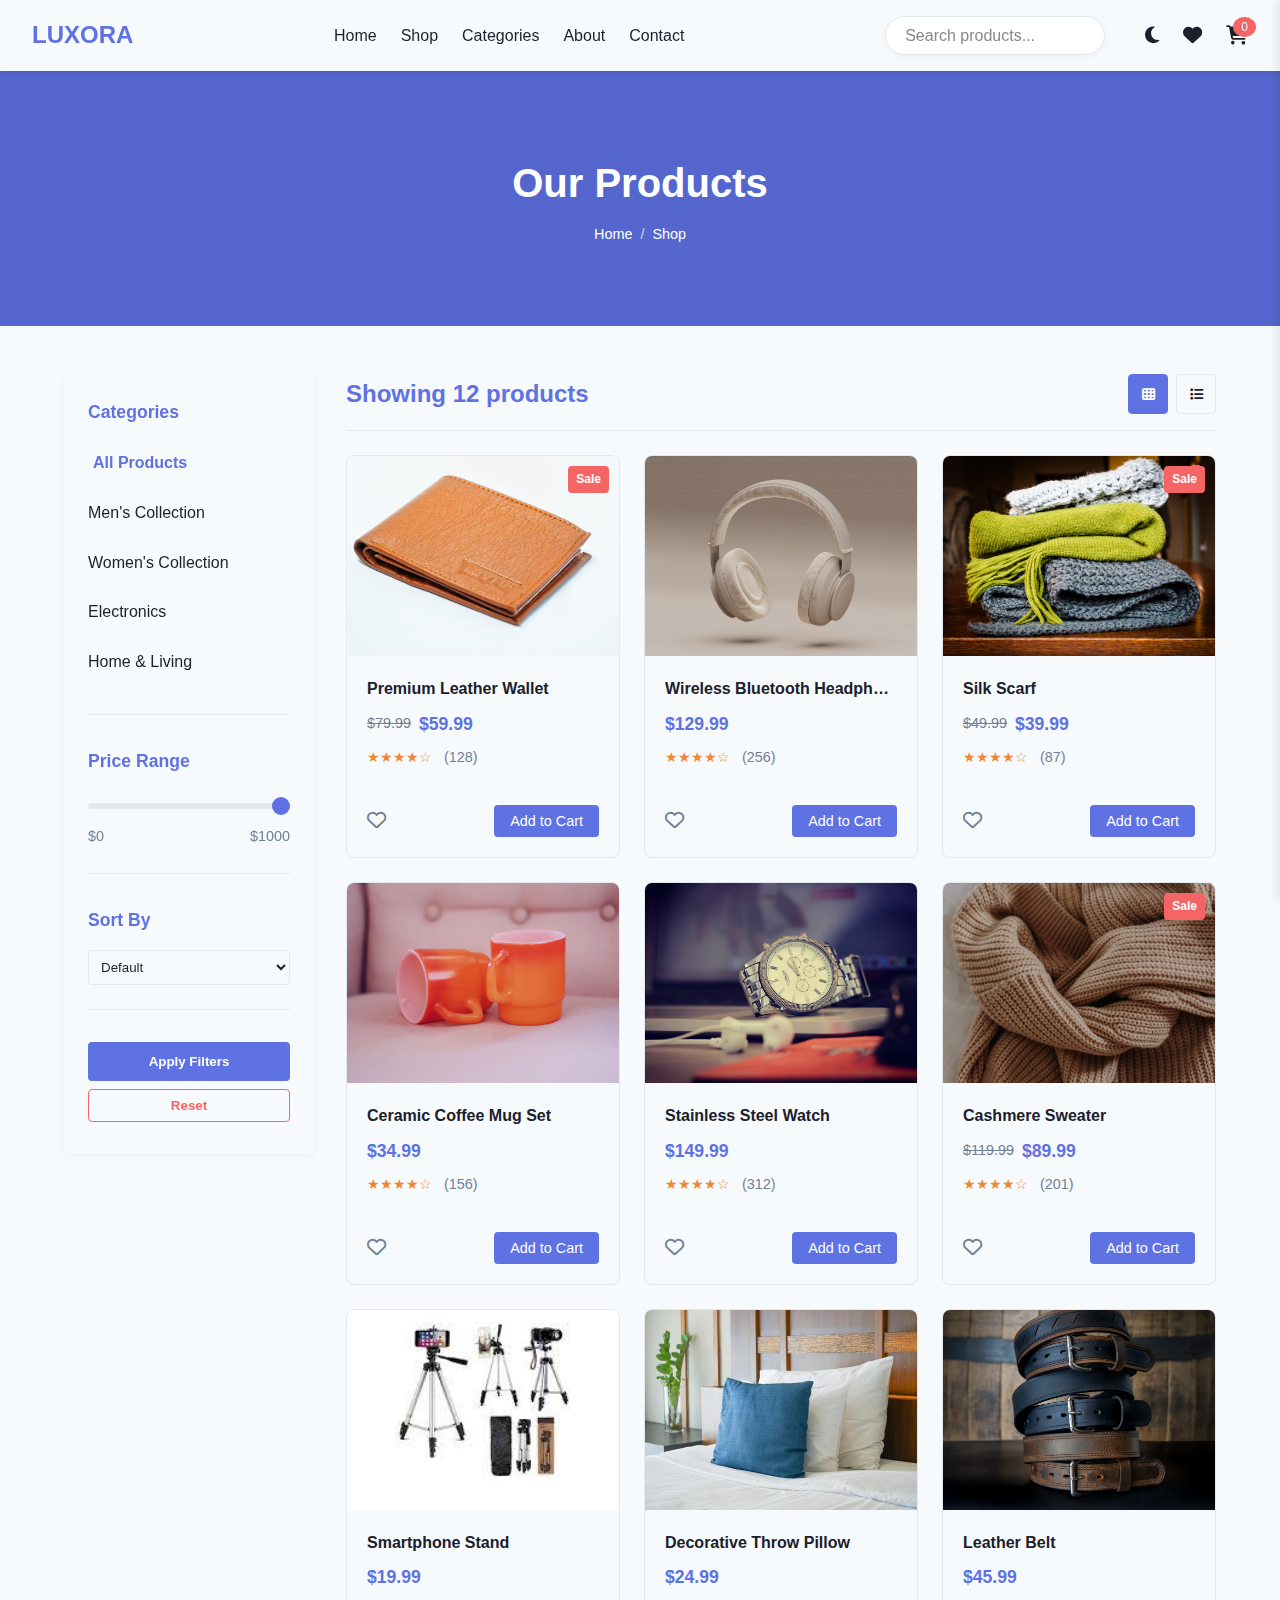
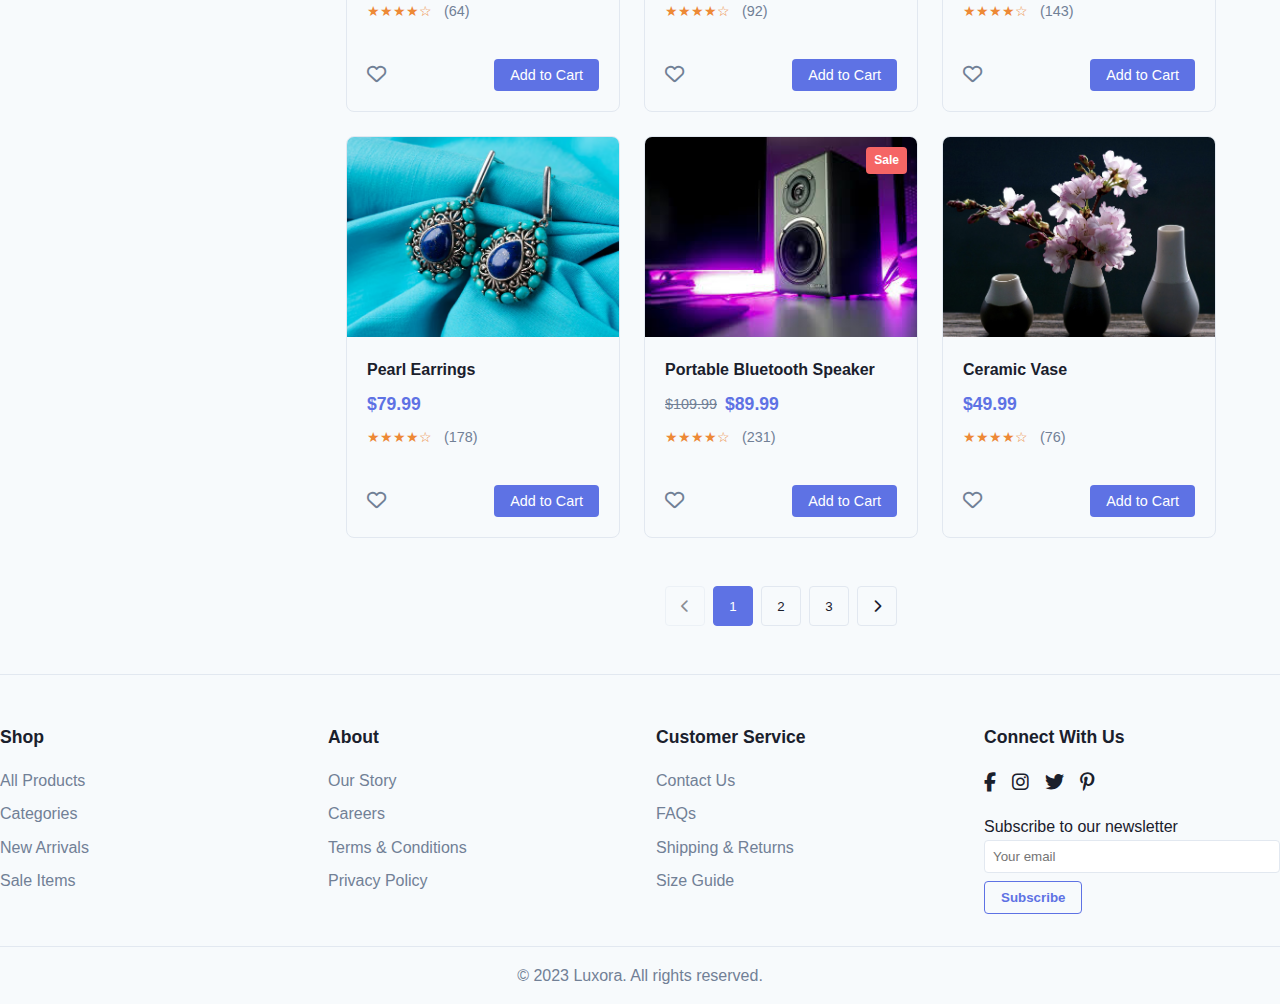
<file: shop.html>
<!--
  Project: Notes App
  Author: Yabsira Dejene
  GitHub: https://github.com/ELFAZ19
  LinkedIn: https://linkedin.com/in/yabsiradejene
  © 2025 Yabsira Dejene. All rights reserved.
-->

<!DOCTYPE html>
<html lang="en" data-theme="light">
  <head>
    <meta charset="UTF-8" />
    <meta name="viewport" content="width=device-width, initial-scale=1.0" />
    <title>Shop - Luxora</title>
    <link
      rel="stylesheet"
      href="https://cdnjs.cloudflare.com/ajax/libs/font-awesome/6.4.0/css/all.min.css"
    />
    <link rel="stylesheet" href="css/style.css" />
    <link rel="stylesheet" href="css/shop.css" />
    <link rel="icon" type="image/png" href="assets/icons/favicon.png" />
  </head>
  <body>
    <!-- Navigation -->
    <nav class="navbar">
      <div class="nav-container">
        <a href="index.html" class="logo">LUXORA</a>
        <div class="nav-links">
          <a href="index.html" class="nav-link">Home</a>
          <a href="shop.html" class="nav-link">Shop</a>
          <a href="categories.html" class="nav-link">Categories</a>
          <a href="about.html" class="nav-link">About</a>
          <a href="contact.html" class="nav-link">Contact</a>
        </div>
        <div class="nav-icons">
          <!-- In shop.html -->
          <div class="search-filter">
            <input 
                type="text" 
                id="search-input" 
                placeholder="Search products..." 
                aria-label="Search products"
            />
        </div>
          <button id="theme-toggle"><i class="fas fa-moon"></i></button>
          <button id="wishlist-btn">
            <i class="fas fa-heart"></i><span class="badge">0</span>
          </button>
          <button id="cart-btn">
            <i class="fas fa-shopping-cart"></i><span class="badge">0</span>
          </button>
          <button id="mobile-menu-btn"><i class="fas fa-bars"></i></button>
        </div>
      </div>
      
    </nav>

    <!-- Shop Header -->
    <section class="shop-header">
      <div class="container">
        <h1>Our Products</h1>
        <nav class="breadcrumb">
          <a href="index.html">Home</a>
          <span>/</span>
          <a href="shop.html">Shop</a>
        </nav>
      </div>
    </section>

    <!-- Main Shop Content -->
    <main class="shop-main container">
      <!-- Filters Section -->
      <aside class="shop-filters">
        <div class="filter-section">
          <h3>Categories</h3>
          <ul class="filter-list">
            <li>
              <a href="shop.html?category=all" class="active">All Products</a>
            </li>
            <li><a href="shop.html?category=men">Men's Collection</a></li>
            <li><a href="shop.html?category=women">Women's Collection</a></li>
            <li><a href="shop.html?category=electronics">Electronics</a></li>
            <li><a href="shop.html?category=home">Home & Living</a></li>
          </ul>
        </div>
        <div class="filter-section">
          <h3>Price Range</h3>
          <div class="price-range">
            <input
              type="range"
              id="price-filter"
              min="0"
              max="1000"
              value="1000"
            />
            <div class="price-values">
              <span>$0</span>
              <span>$1000</span>
            </div>
          </div>
        </div>
        <div class="filter-section">
          <h3>Sort By</h3>
          <select id="sort-filter">
            <option value="default">Default</option>
            <option value="price-asc">Price: Low to High</option>
            <option value="price-desc">Price: High to Low</option>
            <option value="name-asc">Name: A-Z</option>
            <option value="name-desc">Name: Z-A</option>
            <option value="rating">Rating</option>
          </select>
        </div>
        <button class="btn-primary apply-filters">Apply Filters</button>
        <button class="btn-secondary reset-filters">Reset</button>
      </aside>

      <!-- Products Grid -->
      <section class="shop-products">
        <div class="products-header">
          <h2 id="products-count">Showing 12 products</h2>
          <div class="view-options">
            <button class="view-option active" data-view="grid">
              <i class="fas fa-th"></i>
            </button>
            <button class="view-option" data-view="list">
              <i class="fas fa-list"></i>
            </button>
          </div>
        </div>
        <div class="products-grid">
          <!-- Products will be loaded dynamically -->
        </div>
        <div class="pagination">
          <button class="page-btn disabled">
            <i class="fas fa-chevron-left"></i>
          </button>
          <button class="page-btn active">1</button>
          <button class="page-btn">2</button>
          <button class="page-btn">3</button>
          <button class="page-btn"><i class="fas fa-chevron-right"></i></button>
        </div>
      </section>
    </main>

    <!-- Footer -->
    <footer class="footer">
      <div class="footer-container">
        <div class="footer-section">
          <h4>Shop</h4>
          <ul>
            <li><a href="shop.html">All Products</a></li>
            <li><a href="categories.html">Categories</a></li>
            <li><a href="#">New Arrivals</a></li>
            <li><a href="#">Sale Items</a></li>
          </ul>
        </div>
        <div class="footer-section">
          <h4>About</h4>
          <ul>
            <li><a href="about.html">Our Story</a></li>
            <li><a href="#">Careers</a></li>
            <li><a href="#">Terms & Conditions</a></li>
            <li><a href="#">Privacy Policy</a></li>
          </ul>
        </div>
        <div class="footer-section">
          <h4>Customer Service</h4>
          <ul>
            <li><a href="contact.html">Contact Us</a></li>
            <li><a href="#">FAQs</a></li>
            <li><a href="#">Shipping & Returns</a></li>
            <li><a href="#">Size Guide</a></li>
          </ul>
        </div>
        <div class="footer-section">
          <h4>Connect With Us</h4>
          <div class="social-icons">
            <a href="#"><i class="fab fa-facebook-f"></i></a>
            <a href="#"><i class="fab fa-instagram"></i></a>
            <a href="#"><i class="fab fa-twitter"></i></a>
            <a href="#"><i class="fab fa-pinterest-p"></i></a>
          </div>
          <p>Subscribe to our newsletter</p>
          <div class="newsletter">
            <input
              type="email"
              placeholder="Your email"
              id="newsletter-email"
            />
            <button class="btn-secondary" id="newsletter-submit">
              Subscribe
            </button>
          </div>
        </div>
      </div>
      <div class="footer-bottom">
        <p>&copy; 2023 Luxora. All rights reserved.</p>
      </div>
    </footer>

    <!-- Cart Sidebar -->
    <aside class="cart-sidebar">
      <div class="cart-header">
        <h3>Your Cart</h3>
        <button id="close-cart"><i class="fas fa-times"></i></button>
      </div>
      <div class="cart-items">
        <!-- Cart items will be loaded dynamically -->
      </div>
      <div class="cart-footer">
        <div class="cart-total">
          <p>Total: <span>$0.00</span></p>
        </div>
        <div class="promo-code">
          <input type="text" placeholder="Enter promo code" />
          <button class="btn-secondary">Apply</button>
        </div>
        <button class="btn-primary checkout-btn">Proceed to Checkout</button>
      </div>
    </aside>

    <script type="module" src="js/main.js"></script>
  </body>
</html>
</file>
<file: css/style.css>
/*
     Project: Notes App
     Author: Yabsira Dejene
     GitHub: https://github.com/ELFAZ19
     LinkedIn: https://linkedin.com/in/yabsiradejene
     © 2025 Yabsira Dejene. All rights reserved.
*/



/* Base Styles & Variables */
:root {
    --primary-color: #5e72e4;
    --secondary-color: #f7fafc;
    --text-color: #1a202c;
    --light-text: #718096;
    --border-color: #e2e8f0;
    --success-color: #48bb78;
    --danger-color: #f56565;
    --warning-color: #ed8936;
    --dark-bg: #1a202c;
    --dark-text: #f7fafc;
    --dark-secondary: #2d3748;
}

[data-theme="dark"] {
    --secondary-color: #2d3748;
    --text-color: #f7fafc;
    --light-text: #cbd5e0;
    --border-color: #4a5568;
    --dark-bg: #f7fafc;
    --dark-text: #1a202c;
    --dark-secondary: #e2e8f0;
}

* {
    margin: 0;
    padding: 0;
    box-sizing: border-box;
    transition: background-color 0.3s, color 0.3s;
}

body {
    font-family: 'Segoe UI', Tahoma, Geneva, Verdana, sans-serif;
    color: var(--text-color);
    background-color: var(--secondary-color);
    line-height: 1.6;
}

/* Utility Classes */
.container {
    width: 90%;
    max-width: 1200px;
    margin: 0 auto;
    padding: 2rem 0;
}

.btn-primary {
    background-color: var(--primary-color);
    color: white;
    border: none;
    padding: 0.75rem 1.5rem;
    border-radius: 0.25rem;
    cursor: pointer;
    font-weight: 600;
    transition: all 0.3s;
    text-decoration: none;
}

.btn-primary:hover {
    opacity: 0.9;
    transform: translateY(-2px);
}

.btn-secondary {
    background-color: transparent;
    color: var(--primary-color);
    border: 1px solid var(--primary-color);
    padding: 0.5rem 1rem;
    border-radius: 0.25rem;
    cursor: pointer;
    font-weight: 600;
    transition: all 0.3s;
}

.btn-secondary:hover {
    background-color: var(--primary-color);
    color: white;
}

.badge {
    background-color: var(--danger-color);
    color: white;
    border-radius: 50%;
    padding: 0.2rem 0.5rem;
    font-size: 0.75rem;
    position: absolute;
    top: -0.5rem;
    right: -0.5rem;
}

.section-title {
    font-size: 2rem;
    margin-bottom: 2rem;
    text-align: center;
    position: relative;
    color: var(--primary-color);
}

.section-title::after {
    content: '';
    display: block;
    width: 80px;
    height: 3px;
    background-color: var(--primary-color);
    margin: 0.5rem auto 0;
}

.text-center {
    text-align: center;
    margin: 2rem 0;
}

/* Navigation Styles */
.navbar {
    background-color: var(--secondary-color);
    box-shadow: 0 2px 4px rgba(0, 0, 0, 0.1);
    position: sticky;
    top: 0;
    z-index: 100;
}

.nav-container {
    display: flex;
    justify-content: space-between;
    align-items: center;
    padding: 1rem 2rem;
}

.logo {
    font-size: 1.5rem;
    font-weight: 700;
    color: var(--primary-color);
    text-decoration: none;
}

.nav-links {
    display: flex;
    gap: 1.5rem;
}

.nav-link {
    text-decoration: none;
    color: var(--text-color);
    font-weight: 500;
    position: relative;
}

.nav-link.active::after {
    content: '';
    position: absolute;
    bottom: -0.5rem;
    left: 0;
    width: 100%;
    height: 2px;
    background-color: var(--primary-color);
}

.nav-icons {
    display: flex;
    gap: 1.5rem;
    align-items: center;
    position: relative;
}

.nav-icons button {
    background: none;
    border: none;
    color: var(--text-color);
    font-size: 1.2rem;
    cursor: pointer;
    position: relative;
}

#mobile-menu-btn {
    display: none;
}

.mobile-search {
    display: none;
    padding: 0.5rem 1rem;
    background-color: var(--secondary-color);
    border-top: 1px solid var(--border-color);
}

.mobile-search input {
    width: 100%;
    padding: 0.5rem;
    border: 1px solid var(--border-color);
    border-radius: 0.25rem;
}

/* Footer Styles */
.footer {
    background-color: var(--secondary-color);
    color: var(--text-color);
    padding: 3rem 0 1rem;
    border-top: 1px solid var(--border-color);
}

.footer-container {
    display: grid;
    grid-template-columns: repeat(auto-fit, minmax(200px, 1fr));
    gap: 2rem;
    margin-bottom: 2rem;
}

.footer-section h4 {
    margin-bottom: 1rem;
    font-size: 1.1rem;
}

.footer-section ul {
    list-style: none;
}

.footer-section li {
    margin-bottom: 0.5rem;
}

.footer-section a {
    text-decoration: none;
    color: var(--light-text);
    transition: color 0.3s;
}

.footer-section a:hover {
    color: var(--primary-color);
}

.social-icons {
    display: flex;
    gap: 1rem;
    margin-bottom: 1rem;
}

.social-icons a {
    color: var(--text-color);
    font-size: 1.2rem;
}

.newsletter input {
    width: 100%;
    padding: 0.5rem;
    margin-bottom: 0.5rem;
    border: 1px solid var(--border-color);
    border-radius: 0.25rem;
}

.footer-bottom {
    text-align: center;
    padding-top: 1rem;
    border-top: 1px solid var(--border-color);
    color: var(--light-text);
}

/* Responsive Styles */
@media (max-width: 768px) {
    .nav-links {
        display: none;
        flex-direction: column;
        position: absolute;
        top: 100%;
        left: 0;
        right: 0;
        background-color: var(--secondary-color);
        padding: 1rem;
        box-shadow: 0 5px 10px rgba(0,0,0,0.1);
        z-index: 99;
    }

    .nav-links.show {
        display: flex;
    }

    .nav-link {
        padding: 0.75rem 0;
        border-bottom: 1px solid var(--border-color);
    }

    .nav-link.active::after {
        display: none;
    }

    #mobile-menu-btn {
        display: block;
    }

    .mobile-search.show {
        display: block;
    }
}
</file>
<file: css/home.css>
/*
     Project: Notes App
     Author: Yabsira Dejene
     GitHub: https://github.com/ELFAZ19
     LinkedIn: https://linkedin.com/in/yabsiradejene
     © 2025 Yabsira Dejene. All rights reserved.
*/



/* Hero Section */
.hero {
  background: linear-gradient(rgba(0, 0, 0, 0.5), rgba(0, 0, 0, 0.5)),
    url("../assets/images/hero-bg.jpg");
  background-size: cover;
  background-position: center;
  height: 60vh;
  display: flex;
  align-items: center;
  color: white;
  text-align: center;
}

.hero-content {
  width: 100%;
  max-width: 800px;
  margin: 0 auto;
  padding: 2rem;
}

.hero h1 {
  font-size: 3rem;
  margin-bottom: 1rem;
}

.hero p {
  font-size: 1.2rem;
  margin-bottom: 2rem;
}

/* Featured Categories */
.featured-categories {
  padding: 4rem 0;
}

.categories-grid {
  display: grid;
  grid-template-columns: repeat(auto-fit, minmax(250px, 1fr));
  gap: 2rem;
}

.category-card {
  position: relative;
  border-radius: 0.5rem;
  overflow: hidden;
  height: 300px;
  display: block;
  text-decoration: none;
  transition: transform 0.3s;
}

.category-card img {
  width: 100%;
  height: 100%;
  object-fit: cover;
  transition: transform 0.5s;
}

.category-card h3 {
  position: absolute;
  bottom: 0;
  left: 0;
  right: 0;
  background: linear-gradient(to top, rgba(0, 0, 0, 0.8), transparent);
  color: white;
  padding: 1.5rem 1rem;
  margin: 0;
  font-size: 1.5rem;
}

.category-card:hover {
  transform: translateY(-5px);
}

.category-card:hover img {
  transform: scale(1.05);
}

/* Featured Products */
.featured-products {
  padding: 4rem 0;
  background-color: rgba(94, 114, 228, 0.05);
}

.products-grid {
  display: grid;
  grid-template-columns: repeat(auto-fill, minmax(250px, 1fr));
  gap: 2rem;
  margin-top: 2rem;
}

.product-card {
  background-color: var(--secondary-color);
  border: 1px solid var(--border-color);
  border-radius: 0.5rem;
  overflow: hidden;
  transition: transform 0.3s, box-shadow 0.3s;
  position: relative;
  box-shadow: 0 2px 8px rgba(0, 0, 0, 0.05);
  display: flex;
  flex-direction: column;
  height: 100%;
}

.product-card:hover {
  transform: translateY(-5px);
  box-shadow: 0 10px 25px rgba(0, 0, 0, 0.1);
  border-color: rgba(94, 114, 228, 0.3);
}

.product-img {
  width: 100%;
  height: 200px;
  object-fit: cover;
}

.product-info {
  padding: 1rem;
  flex: 1 1 auto;
  display: flex;
  flex-direction: column;
  justify-content: space-between;
}

.product-title {
  font-size: 1.1rem;
  font-weight: 600;
  margin-bottom: 0.5rem;
  text-align: left;
  white-space: nowrap;
  overflow: hidden;
  text-overflow: ellipsis;
}

.product-price {
  font-weight: 700;
  color: var(--primary-color);
  margin-bottom: 0.75rem;
  font-size: 1.1rem;
}

.add-to-cart {
  padding: 0.5rem 1.2rem;
  background-color: var(--primary-color);
  color: #fff;
  border: none;
  border-radius: 0.25rem;
  cursor: pointer;
  font-weight: 600;
  transition: background 0.2s;
  margin-top: 0.5rem;
}

.add-to-cart:hover {
  background-color: #324cdd;
}

.product-card {
  background-color: var(--secondary-color);
  border: 1px solid var(--border-color);
  border-radius: 0.5rem;
  overflow: hidden;
  transition: transform 0.3s, box-shadow 0.3s;
}

.product-card:hover {
  transform: translateY(-5px);
  box-shadow: 0 10px 20px rgba(0, 0, 0, 0.1);
}

.product-img {
  position: relative;
  height: 200px;
  overflow: hidden;
}

.product-img img {
  width: 100%;
  height: 100%;
  object-fit: cover;
  transition: transform 0.5s;
}

.product-card:hover .product-img img {
  transform: scale(1.05);
}

.sale-badge {
  position: absolute;
  top: 10px;
  right: 10px;
  background-color: var(--danger-color);
  color: white;
  padding: 0.25rem 0.5rem;
  border-radius: 0.25rem;
  font-size: 0.75rem;
  font-weight: bold;
  z-index: 1;
}

.product-info {
  padding: 1.25rem;
}

.product-info h3 {
  margin-bottom: 0.5rem;
  font-size: 1rem;
  font-weight: 600;
  white-space: nowrap;
  overflow: hidden;
  text-overflow: ellipsis;
}

.price {
  margin-bottom: 0.5rem;
  display: flex;
  align-items: center;
  gap: 0.5rem;
}

.current-price {
  font-weight: bold;
  color: var(--primary-color);
  font-size: 1.1rem;
}

.original-price {
  text-decoration: line-through;
  color: var(--light-text);
  font-size: 0.9rem;
}

.rating {
  color: var(--warning-color);
  font-size: 0.9rem;
  margin-bottom: 1rem;
  display: flex;
  align-items: center;
  gap: 0.25rem;
}

.rating span {
  color: var(--light-text);
  margin-left: 0.5rem;
}

.product-actions {
  display: flex;
  justify-content: space-between;
  padding: 0 1.25rem 1.25rem;
}

.btn-wishlist {
  background: none;
  border: none;
  color: var(--light-text);
  cursor: pointer;
  font-size: 1.2rem;
  transition: color 0.3s;
}

.btn-wishlist:hover {
  color: var(--danger-color);
}

.btn-cart {
  background-color: var(--primary-color);
  color: white;
  border: none;
  padding: 0.5rem 1rem;
  border-radius: 0.25rem;
  cursor: pointer;
  font-size: 0.9rem;
  transition: all 0.3s;
}

.btn-cart:hover {
  background-color: var(--dark-bg);
  transform: translateY(-2px);
}

/* Products List View */
.products-grid.list-view {
  display: block;
}

.products-grid.list-view .product-card {
  display: flex;
  max-width: 100%;
  margin-bottom: 1rem;
}

.products-grid.list-view .product-img {
  width: 200px;
  height: 200px;
  flex-shrink: 0;
}

.products-grid.list-view .product-info {
  flex: 1;
  display: flex;
  flex-direction: column;
  justify-content: center;
  padding: 1.5rem;
}

.products-grid.list-view .product-actions {
  align-self: center;
  padding: 0 1.5rem 0 0;
}
/* Testimonials */
.testimonials {
  padding: 4rem 0;
  background-color: var(--secondary-color);
}

.testimonial-slider {
  max-width: 800px;
  margin: 0 auto;
  position: relative;
}

.testimonial {
  text-align: center;
  padding: 2rem;
  display: none;
}

.testimonial.active {
  display: block;
  animation: fadeIn 0.5s;
}

@keyframes fadeIn {
  from {
    opacity: 0;
  }
  to {
    opacity: 1;
  }
}

.testimonial p {
  font-size: 1.2rem;
  font-style: italic;
  margin-bottom: 1.5rem;
  position: relative;
}

.testimonial p::before,
.testimonial p::after {
  content: '"';
  font-size: 2rem;
  color: var(--primary-color);
  opacity: 0.5;
}

.testimonial-author {
  display: flex;
  align-items: center;
  justify-content: center;
  gap: 1rem;
}

.testimonial-author img {
  width: 60px;
  height: 60px;
  border-radius: 50%;
  object-fit: cover;
}

.testimonial-author h4 {
  margin: 0;
  font-size: 1.1rem;
}

.stars {
  color: var(--warning-color);
}

.testimonial-controls {
  display: flex;
  justify-content: center;
  gap: 1rem;
  margin-top: 1.5rem;
}

.testimonial-controls button {
  background: none;
  border: none;
  font-size: 1.5rem;
  color: var(--primary-color);
  cursor: pointer;
}

/* Newsletter */
.newsletter-section {
  padding: 3rem 0;
  background-color: var(--primary-color);
  color: white;
  text-align: center;
}

.newsletter-section h2 {
  margin-bottom: 1rem;
}

.newsletter-section p {
  margin-bottom: 2rem;
  opacity: 0.9;
}

.newsletter-form {
  display: flex;
  max-width: 500px;
  margin: 0 auto;
}

.newsletter-form input {
  flex: 1;
  padding: 0.75rem 1rem;
  border: none;
  border-radius: 0.25rem 0 0 0.25rem;
}

.newsletter-form button {
  border-radius: 0 0.25rem 0.25rem 0;
}

/* Cart Sidebar */
.cart-sidebar {
  position: fixed;
  top: 0;
  right: -400px;
  width: 100%;
  max-width: 400px;
  height: 100vh;
  background: linear-gradient(135deg, var(--secondary-color), #f7fafc 80%);
  box-shadow: -4px 0 24px rgba(0, 0, 0, 0.12);
  z-index: 1000;
  transition: right 0.4s cubic-bezier(0.77, 0, 0.175, 1);
  overflow-y: auto;
  padding: 2rem 1.5rem 1.5rem 1.5rem;
  border-top-left-radius: 1.2rem;
  border-bottom-left-radius: 1.2rem;
  display: flex;
  flex-direction: column;
}

.cart-sidebar.open {
  right: 0;
}

.cart-header {
  display: flex;
  justify-content: space-between;
  align-items: center;
  margin-bottom: 1.5rem;
  border-bottom: 1px solid var(--border-color);
  padding-bottom: 1rem;
}

.cart-header h3 {
  font-size: 1.4rem;
  font-weight: 700;
  color: var(--primary-color);
}

#close-cart {
  background: none;
  border: none;
  font-size: 1.5rem;
  color: var(--danger-color);
  cursor: pointer;
  transition: color 0.2s;
}
#close-cart:hover {
  color: #e53e3e;
}

.cart-items {
  flex: 1 1 auto;
  overflow-y: auto;
  margin-bottom: 1.5rem;
}

.cart-item {
  display: flex;
  align-items: center;
  gap: 1rem;
  margin-bottom: 1.2rem;
  padding-bottom: 1.2rem;
  border-bottom: 1px solid var(--border-color);
}
.cart-item:last-child {
  border-bottom: none;
}
.cart-item-img {
  width: 60px;
  height: 60px;
  object-fit: cover;
  border-radius: 0.5rem;
  background: #f7fafc;
}
.cart-item-info {
  flex: 1;
}
.cart-item-title {
  font-size: 1rem;
  font-weight: 600;
  margin-bottom: 0.2rem;
  color: var(--text-color);
}
.cart-item-qty {
  font-size: 0.95rem;
  color: var(--light-text);
}
.cart-item-remove {
  background: none;
  border: none;
  color: var(--danger-color);
  font-size: 1.1rem;
  cursor: pointer;
  margin-left: 0.5rem;
  transition: color 0.2s;
}
.cart-item-remove:hover {
  color: #e53e3e;
}

.cart-footer {
  border-top: 1px solid var(--border-color);
  padding-top: 1.2rem;
  background: none;
}
.cart-total {
  display: flex;
  justify-content: space-between;
  align-items: center;
  font-size: 1.1rem;
  font-weight: 600;
  margin-bottom: 1rem;
}
.promo-code {
  display: flex;
  gap: 0.5rem;
  margin-bottom: 1rem;
}
.promo-code input {
  flex: 1;
  padding: 0.5rem 1rem;
  border: 1px solid var(--border-color);
  border-radius: 0.3rem;
  font-size: 1rem;
}
.promo-code button {
  background: var(--primary-color);
  color: #fff;
  border: none;
  border-radius: 0.3rem;
  padding: 0.5rem 1.2rem;
  font-weight: 600;
  cursor: pointer;
  transition: background 0.2s;
}
.promo-code button:hover {
  background: #324cdd;
}
.checkout-btn {
  width: 100%;
  padding: 0.9rem 0;
  background: linear-gradient(90deg, var(--primary-color), #5e72e4 80%);
  color: #fff;
  border: none;
  border-radius: 0.4rem;
  font-size: 1.1rem;
  font-weight: 700;
  margin-top: 0.5rem;
  cursor: pointer;
  box-shadow: 0 2px 8px rgba(94, 114, 228, 0.08);
  transition: background 0.2s, box-shadow 0.2s;
}
.checkout-btn:hover {
  background: #324cdd;
  box-shadow: 0 4px 16px rgba(94, 114, 228, 0.15);
}

@media (max-width: 768px) {
  .hero h1 {
    font-size: 2rem;
  }

  .products-grid {
    grid-template-columns: repeat(auto-fill, minmax(200px, 1fr));
  }

  .product-card {
    min-height: 220px;
    padding: 0;
  }
  .product-img {
    height: 120px;
  }
}

@media (max-width: 576px) {
  .section-title {
    font-size: 1.5rem;
  }

  .categories-grid {
    grid-template-columns: 1fr;
  }
}

.cart-sidebar {
  position: fixed;
  top: 0;
  right: -400px;
  width: 100%;
  max-width: 400px;
  height: 100vh;
  background: linear-gradient(135deg, var(--secondary-color), #f7fafc 80%);
  box-shadow: -4px 0 24px rgba(0, 0, 0, 0.12);
  z-index: 1000;
  transition: right 0.4s cubic-bezier(0.77, 0, 0.175, 1);
  overflow-y: auto;
  padding: 2rem 1.5rem 1.5rem 1.5rem;
  border-top-left-radius: 1.2rem;
}
</file>
<file: css/about.css>
/*
     Project: Notes App
     Author: Yabsira Dejene
     GitHub: https://github.com/ELFAZ19
     LinkedIn: https://linkedin.com/in/yabsiradejene
     © 2025 Yabsira Dejene. All rights reserved.
*/



/* About Header */
.about-header {
    background-color: var(--primary-color);
    color: white;
    padding: 3rem 0;
    text-align: center;
}

.about-header h1 {
    margin-bottom: 0.5rem;
}

/* About Sections */
.about-section {
    display: flex;
    gap: 3rem;
    align-items: center;
    margin: 4rem 0;
}

.about-section.reverse {
    flex-direction: row-reverse;
}

.about-text {
    flex: 1;
}

.about-image {
    flex: 1;
}

.about-image img {
    width: 100%;
    border-radius: 0.5rem;
    box-shadow: 0 5px 15px rgba(0,0,0,0.1);
}

/* Team Section */
.team-section {
    margin: 4rem 0;
    text-align: center;
}

.team-grid {
    display: grid;
    grid-template-columns: repeat(auto-fit, minmax(250px, 1fr));
    gap: 2rem;
    margin-top: 2rem;
}

.team-member {
    background-color: var(--secondary-color);
    border-radius: 0.5rem;
    padding: 1.5rem;
    box-shadow: 0 2px 10px rgba(0,0,0,0.05);
    transition: transform 0.3s;
}

.team-member:hover {
    transform: translateY(-5px);
}

.team-member img {
    width: 150px;
    height: 150px;
    border-radius: 50%;
    object-fit: cover;
    margin: 0 auto 1rem;
    border: 3px solid var(--primary-color);
}

.team-member h3 {
    margin: 0.5rem 0;
    color: var(--primary-color);
}

/* Values Section */
.values-section {
    margin: 4rem 0;
    text-align: center;
}

.values-grid {
    display: grid;
    grid-template-columns: repeat(auto-fit, minmax(250px, 1fr));
    gap: 2rem;
    margin-top: 2rem;
}

.value-card {
    background-color: var(--secondary-color);
    border-radius: 0.5rem;
    padding: 2rem;
    box-shadow: 0 2px 10px rgba(0,0,0,0.05);
    transition: transform 0.3s;
}

.value-card:hover {
    transform: translateY(-5px);
}

.value-card i {
    font-size: 2rem;
    color: var(--primary-color);
    margin-bottom: 1rem;
}

.value-card h3 {
    margin: 0.5rem 0;
}

/* Responsive Styles */
@media (max-width: 992px) {
    .about-section,
    .about-section.reverse {
        flex-direction: column;
    }
    
    .about-image {
        margin-top: 2rem;
    }
}

@media (max-width: 768px) {
    .team-grid,
    .values-grid {
        grid-template-columns: repeat(auto-fit, minmax(200px, 1fr));
    }
}

@media (max-width: 576px) {
    .team-grid,
    .values-grid {
        grid-template-columns: 1fr;
    }
}
</file>
<file: css/categories.css>
/*
     Project: Notes App
     Author: Yabsira Dejene
     GitHub: https://github.com/ELFAZ19
     LinkedIn: https://linkedin.com/in/yabsiradejene
     © 2025 Yabsira Dejene. All rights reserved.
*/



/* Categories Page Styles */

/* Categories Header */
.categories-header {
  background-color: var(--primary-color);
  color: white;
  padding: 3rem 0;
  text-align: center;
}

.categories-header h1 {
  margin-bottom: 0.5rem;
  font-size: 2.5rem;
}

.categories-header p {
  font-size: 1.2rem;
  opacity: 0.9;
}

/* Main Content Container */
.categories-main {
  padding: 3rem 0;
}

/* Category Sections */
.category-section {
  margin: 4rem 0;
  padding: 2rem 0;
  border-bottom: 1px solid var(--border-color);
}

.category-section:last-child {
  border-bottom: none;
}

.category-info {
  margin-bottom: 2rem;
}

.category-info h2 {
  font-size: 2rem;
  margin-bottom: 1rem;
  color: var(--primary-color);
  position: relative;
  display: inline-block;
}

.category-info h2::after {
  content: "";
  position: absolute;
  bottom: -10px;
  left: 0;
  width: 60px;
  height: 3px;
  background-color: var(--primary-color);
}

.category-info p {
  color: var(--light-text);
  line-height: 1.7;
  margin-bottom: 1.5rem;
  max-width: 600px;
}

/* Category Preview Grid */
.category-preview {
  display: grid;
  grid-template-columns: repeat(auto-fit, minmax(250px, 1fr));
  gap: 1.5rem;
  margin-top: 2rem;
}

.preview-item {
  position: relative;
  border-radius: 0.5rem;
  overflow: hidden;
  height: 300px;
  transition: transform 0.3s ease;
  box-shadow: 0 4px 8px rgba(0, 0, 0, 0.1);
}

.preview-item:hover {
  transform: translateY(-5px);
  box-shadow: 0 8px 16px rgba(0, 0, 0, 0.15);
}

.preview-item img {
  width: 100%;
  height: 100%;
  object-fit: cover;
  transition: transform 0.5s ease;
}

.preview-item:hover img {
  transform: scale(1.05);
}

.preview-item h3 {
  position: absolute;
  bottom: 0;
  left: 0;
  right: 0;
  background: linear-gradient(to top, rgba(0, 0, 0, 0.8), transparent);
  color: white;
  padding: 1.5rem 1rem;
  margin: 0;
  text-align: center;
  font-size: 1.3rem;
  font-weight: 500;
}

/* Shop Button */
.btn-shop-category {
  display: inline-block;
  padding: 0.8rem 1.8rem;
  background-color: var(--primary-color);
  color: white;
  border-radius: 0.25rem;
  text-decoration: none;
  font-weight: 600;
  transition: all 0.3s ease;
  border: 2px solid var(--primary-color);
}

.btn-shop-category:hover {
  background-color: transparent;
  color: var(--primary-color);
}

/* Cart Sidebar Styles (imported from home.css for consistency) */
.cart-sidebar {
  position: fixed;
  top: 0;
  right: -400px;
  width: 100%;
  max-width: 400px;
  height: 100vh;
  background: linear-gradient(135deg, var(--secondary-color), #f7fafc 80%);
  box-shadow: -4px 0 24px rgba(0, 0, 0, 0.12);
  z-index: 1000;
  transition: right 0.4s cubic-bezier(0.77, 0, 0.175, 1);
  overflow-y: auto;
  padding: 2rem 1.5rem 1.5rem 1.5rem;
  border-top-left-radius: 1.2rem;
  border-bottom-left-radius: 1.2rem;
  display: flex;
  flex-direction: column;
}

.cart-sidebar.open {
  right: 0;
}

.cart-header {
  display: flex;
  justify-content: space-between;
  align-items: center;
  margin-bottom: 1.5rem;
  border-bottom: 1px solid var(--border-color);
  padding-bottom: 1rem;
}

.cart-header h3 {
  font-size: 1.4rem;
  font-weight: 700;
  color: var(--primary-color);
}

#close-cart {
  background: none;
  border: none;
  font-size: 1.5rem;
  color: var(--danger-color);
  cursor: pointer;
  transition: color 0.2s;
}
#close-cart:hover {
  color: #e53e3e;
}

.cart-items {
  flex: 1 1 auto;
  overflow-y: auto;
  margin-bottom: 1.5rem;
}

.cart-item {
  display: flex;
  align-items: center;
  gap: 1rem;
  margin-bottom: 1.2rem;
  padding-bottom: 1.2rem;
  border-bottom: 1px solid var(--border-color);
}
.cart-item:last-child {
  border-bottom: none;
}
.cart-item-img {
  width: 60px;
  height: 60px;
  object-fit: cover;
  border-radius: 0.5rem;
  background: #f7fafc;
}
.cart-item-info {
  flex: 1;
}
.cart-item-title {
  font-size: 1rem;
  font-weight: 600;
  margin-bottom: 0.2rem;
  color: var(--text-color);
}
.cart-item-qty {
  font-size: 0.95rem;
  color: var(--light-text);
}
.cart-item-remove {
  background: none;
  border: none;
  color: var(--danger-color);
  font-size: 1.1rem;
  cursor: pointer;
  margin-left: 0.5rem;
  transition: color 0.2s;
}
.cart-item-remove:hover {
  color: #e53e3e;
}

.cart-footer {
  border-top: 1px solid var(--border-color);
  padding-top: 1.2rem;
  background: none;
}
.cart-total {
  display: flex;
  justify-content: space-between;
  align-items: center;
  font-size: 1.1rem;
  font-weight: 600;
  margin-bottom: 1rem;
}
.promo-code {
  display: flex;
  gap: 0.5rem;
  margin-bottom: 1rem;
}
.promo-code input {
  flex: 1;
  padding: 0.5rem 1rem;
  border: 1px solid var(--border-color);
  border-radius: 0.3rem;
  font-size: 1rem;
}
.promo-code button {
  background: var(--primary-color);
  color: #fff;
  border: none;
  border-radius: 0.3rem;
  padding: 0.5rem 1.2rem;
  font-weight: 600;
  cursor: pointer;
  transition: background 0.2s;
}
.promo-code button:hover {
  background: #324cdd;
}
.checkout-btn {
  width: 100%;
  padding: 0.9rem 0;
  background: linear-gradient(90deg, var(--primary-color), #5e72e4 80%);
  color: #fff;
  border: none;
  border-radius: 0.4rem;
  font-size: 1.1rem;
  font-weight: 700;
  margin-top: 0.5rem;
  cursor: pointer;
  box-shadow: 0 2px 8px rgba(94, 114, 228, 0.08);
  transition: background 0.2s, box-shadow 0.2s;
}
.checkout-btn:hover {
  background: #324cdd;
  box-shadow: 0 4px 16px rgba(94, 114, 228, 0.15);
}

/* Responsive Styles */
@media (max-width: 992px) {
  .category-info h2 {
    font-size: 1.8rem;
  }

  .category-preview {
    grid-template-columns: repeat(auto-fit, minmax(200px, 1fr));
  }
}

@media (max-width: 768px) {
  .categories-header h1 {
    font-size: 2rem;
  }

  .categories-header p {
    font-size: 1rem;
  }

  .category-section {
    margin: 3rem 0;
    padding: 1.5rem 0;
  }

  .preview-item {
    height: 250px;
  }

  .preview-item h3 {
    font-size: 1.1rem;
    padding: 1rem;
  }
}

@media (max-width: 576px) {
  .categories-header {
    padding: 2rem 0;
  }

  .category-preview {
    grid-template-columns: 1fr;
  }

  .preview-item {
    height: 200px;
  }

  .btn-shop-category {
    padding: 0.7rem 1.5rem;
    font-size: 0.9rem;
  }
}
</file>
<file: css/contact.css>
/*
     Project: Notes App
     Author: Yabsira Dejene
     GitHub: https://github.com/ELFAZ19
     LinkedIn: https://linkedin.com/in/yabsiradejene
     © 2025 Yabsira Dejene. All rights reserved.
*/



/* Contact Header */
.contact-header {
    background-color: var(--primary-color);
    color: white;
    padding: 3rem 0;
    text-align: center;
}

.contact-header h1 {
    margin-bottom: 0.5rem;
}

/* Contact Container */
.contact-container {
    display: flex;
    gap: 3rem;
    margin: 3rem 0;
}

/* Contact Info */
.contact-info {
    flex: 1;
    background-color: var(--secondary-color);
    padding: 2rem;
    border-radius: 0.5rem;
    box-shadow: 0 2px 10px rgba(0,0,0,0.05);
}

.info-item {
    display: flex;
    gap: 1rem;
    margin-bottom: 1.5rem;
    align-items: flex-start;
}

.info-item i {
    font-size: 1.2rem;
    color: var(--primary-color);
    margin-top: 0.2rem;
}

.social-links {
    display: flex;
    gap: 1rem;
    margin-top: 2rem;
}

.social-links a {
    display: flex;
    align-items: center;
    justify-content: center;
    width: 40px;
    height: 40px;
    background-color: var(--primary-color);
    color: white;
    border-radius: 50%;
    transition: background-color 0.3s;
}

.social-links a:hover {
    background-color: var(--dark-bg);
}

/* Contact Form */
.contact-form {
    flex: 1;
    background-color: var(--secondary-color);
    padding: 2rem;
    border-radius: 0.5rem;
    box-shadow: 0 2px 10px rgba(0,0,0,0.05);
}

.form-group {
    margin-bottom: 1.5rem;
}

.form-group label {
    display: block;
    margin-bottom: 0.5rem;
    font-weight: 600;
}

.form-group input,
.form-group textarea {
    width: 100%;
    padding: 0.75rem;
    border: 1px solid var(--border-color);
    border-radius: 0.25rem;
    background-color: var(--secondary-color);
    color: var(--text-color);
}

.form-group textarea {
    resize: vertical;
    min-height: 150px;
}

/* Map Section */
.map-section {
    margin: 3rem 0;
    border-radius: 0.5rem;
    overflow: hidden;
    box-shadow: 0 2px 10px rgba(0,0,0,0.1);
}

/* FAQ Section */
.faq-section {
    margin: 3rem 0;
}

.faq-container {
    max-width: 800px;
    margin: 0 auto;
}

.faq-item {
    margin-bottom: 1rem;
    border: 1px solid var(--border-color);
    border-radius: 0.5rem;
    overflow: hidden;
}

.faq-question {
    width: 100%;
    padding: 1rem;
    background-color: var(--secondary-color);
    border: none;
    text-align: left;
    font-weight: 600;
    display: flex;
    justify-content: space-between;
    align-items: center;
    cursor: pointer;
}

.faq-question i {
    transition: transform 0.3s;
}

.faq-question.active i {
    transform: rotate(180deg);
}

.faq-answer {
    padding: 0 1rem;
    max-height: 0;
    overflow: hidden;
    transition: max-height 0.3s, padding 0.3s;
}

.faq-answer.active {
    padding: 1rem;
    max-height: 300px;
}

/* Responsive Styles */
@media (max-width: 992px) {
    .contact-container {
        flex-direction: column;
    }
}

@media (max-width: 576px) {
    .section-title {
        font-size: 1.5rem;
    }
}
</file>
<file: css/shop.css>
/*
     Project: Notes App
     Author: Yabsira Dejene
     GitHub: https://github.com/ELFAZ19
     LinkedIn: https://linkedin.com/in/yabsiradejene
     © 2025 Yabsira Dejene. All rights reserved.
*/



/* Shop Header */
.shop-header {
  background-color: var(--primary-color);
  color: white;
  padding: 3rem 0;
  text-align: center;
  background-image: linear-gradient(rgba(0, 0, 0, 0.1), rgba(0, 0, 0, 0.1));
}

.shop-header h1 {
  margin-bottom: 0.5rem;
  font-size: 2.5rem;
  font-weight: 700;
}

.breadcrumb {
  display: flex;
  justify-content: center;
  gap: 0.5rem;
  font-size: 0.9rem;
}

.breadcrumb a {
  color: white;
  text-decoration: none;
  transition: opacity 0.3s;
}

.breadcrumb a:hover {
  opacity: 0.8;
  text-decoration: underline;
}

.breadcrumb span {
  opacity: 0.7;
}

/* Shop Main Layout */
.shop-main {
  display: flex;
  gap: 2rem;
  padding: 3rem 0;
  min-height: 60vh;
}

/* Filters Section */
.shop-filters {
  width: 250px;
  flex-shrink: 0;
  position: sticky;
  top: 100px;
  align-self: flex-start;
  background-color: var(--secondary-color);
  padding: 1.5rem;
  border-radius: 0.5rem;
  box-shadow: 0 2px 10px rgba(0, 0, 0, 0.05);
}

.filter-section {
  margin-bottom: 2rem;
  padding-bottom: 1.5rem;
  border-bottom: 1px solid var(--border-color);
}

.filter-section:last-child {
  border-bottom: none;
  padding-bottom: 0;
}

.filter-section h3 {
  margin-bottom: 1rem;
  font-size: 1.1rem;
  color: var(--primary-color);
}

.filter-list {
  list-style: none;
}

.filter-list li {
  margin-bottom: 0.5rem;
}

.filter-list a {
  text-decoration: none;
  color: var(--text-color);
  display: block;
  padding: 0.5rem 0;
  transition: all 0.3s;
}

.filter-list a:hover,
.filter-list a.active {
  color: var(--primary-color);
  font-weight: 600;
  transform: translateX(5px);
}

/* Price Range Filter */
.price-range {
  margin-top: 1rem;
}

.price-range input[type="range"] {
  width: 100%;
  height: 6px;
  appearance: none;
  -webkit-appearance: none;
  background: var(--border-color);
  border-radius: 3px;
  outline: none;
  margin-bottom: 1rem;
}

.price-range input[type="range"]::-webkit-slider-thumb {
  -webkit-appearance: none;
  width: 18px;
  height: 18px;
  background: var(--primary-color);
  border-radius: 50%;
  cursor: pointer;
  transition: transform 0.2s;
}

.price-range input[type="range"]::-webkit-slider-thumb:hover {
  transform: scale(1.2);
}

.price-values {
  display: flex;
  justify-content: space-between;
  font-size: 0.9rem;
  color: var(--light-text);
}

/* Sort Filter */
#sort-filter {
  width: 100%;
  padding: 0.5rem;
  border: 1px solid var(--border-color);
  border-radius: 0.25rem;
  background-color: var(--secondary-color);
  color: var(--text-color);
  cursor: pointer;
}

#sort-filter:focus {
  border-color: var(--primary-color);
  outline: none;
}

/* Filter Buttons */
.apply-filters,
.reset-filters {
  width: 100%;
  margin-bottom: 0.5rem;
  transition: all 0.3s;
}

.reset-filters {
  background-color: transparent;
  color: var(--danger-color);
  border: 1px solid var(--danger-color);
}

.reset-filters:hover {
  background-color: var(--danger-color);
  color: white;
}

/* Products Grid Section */
.shop-products {
  flex: 1;
}

.products-header {
  display: flex;
  justify-content: space-between;
  align-items: center;
  margin-bottom: 1.5rem;
  padding-bottom: 1rem;
  border-bottom: 1px solid var(--border-color);
}

#products-count {
  font-weight: 600;
  color: var(--primary-color);
}

.view-options {
  display: flex;
  gap: 0.5rem;
}

.view-option {
  background: none;
  border: 1px solid var(--border-color);
  color: var(--text-color);
  width: 40px;
  height: 40px;
  display: flex;
  align-items: center;
  justify-content: center;
  border-radius: 0.25rem;
  cursor: pointer;
  transition: all 0.3s;
}

.view-option:hover {
  border-color: var(--primary-color);
  color: var(--primary-color);
}

.view-option.active {
  background-color: var(--primary-color);
  color: white;
  border-color: var(--primary-color);
}

/* Product Cards Grid View */
.products-grid {
  display: grid;
  grid-template-columns: repeat(auto-fill, minmax(250px, 1fr));
  gap: 1.5rem;
}

.product-card {
  background-color: var(--secondary-color);
  border: 1px solid var(--border-color);
  border-radius: 0.5rem;
  overflow: hidden;
  transition: transform 0.3s, box-shadow 0.3s;
}

.product-card:hover {
  transform: translateY(-5px);
  box-shadow: 0 10px 20px rgba(0, 0, 0, 0.1);
}

.product-img {
  position: relative;
  height: 200px;
  overflow: hidden;
}

.product-img img {
  width: 100%;
  height: 100%;
  object-fit: cover;
  transition: transform 0.5s;
}

.product-card:hover .product-img img {
  transform: scale(1.05);
}

.sale-badge {
  position: absolute;
  top: 10px;
  right: 10px;
  background-color: var(--danger-color);
  color: white;
  padding: 0.25rem 0.5rem;
  border-radius: 0.25rem;
  font-size: 0.75rem;
  font-weight: bold;
  z-index: 1;
}

.product-info {
  padding: 1.25rem;
}

.product-info h3 {
  margin-bottom: 0.5rem;
  font-size: 1rem;
  font-weight: 600;
  white-space: nowrap;
  overflow: hidden;
  text-overflow: ellipsis;
}

.price {
  margin-bottom: 0.5rem;
  display: flex;
  align-items: center;
  gap: 0.5rem;
}

.current-price {
  font-weight: bold;
  color: var(--primary-color);
  font-size: 1.1rem;
}

.original-price {
  text-decoration: line-through;
  color: var(--light-text);
  font-size: 0.9rem;
}

.rating {
  color: var(--warning-color);
  font-size: 0.9rem;
  margin-bottom: 1rem;
  display: flex;
  align-items: center;
  gap: 0.25rem;
}

.rating span {
  color: var(--light-text);
  margin-left: 0.5rem;
}

.product-actions {
  display: flex;
  justify-content: space-between;
  padding: 0 1.25rem 1.25rem;
}

.btn-wishlist {
  background: none;
  border: none;
  color: var(--light-text);
  cursor: pointer;
  font-size: 1.2rem;
  transition: color 0.3s;
}

.btn-wishlist:hover {
  color: var(--danger-color);
}

.btn-cart {
  background-color: var(--primary-color);
  color: white;
  border: none;
  padding: 0.5rem 1rem;
  border-radius: 0.25rem;
  cursor: pointer;
  font-size: 0.9rem;
  transition: all 0.3s;
}

.btn-cart:hover {
  background-color: var(--dark-bg);
  transform: translateY(-2px);
}

/* Products List View */
.products-grid.list-view {
  display: block;
}

.products-grid.list-view .product-card {
  display: flex;
  max-width: 100%;
  margin-bottom: 1rem;
}

.products-grid.list-view .product-img {
  width: 200px;
  height: 200px;
  flex-shrink: 0;
}

.products-grid.list-view .product-info {
  flex: 1;
  display: flex;
  flex-direction: column;
  justify-content: center;
  padding: 1.5rem;
}

.products-grid.list-view .product-actions {
  align-self: center;
  padding: 0 1.5rem 0 0;
}

/* Pagination */
.pagination {
  display: flex;
  justify-content: center;
  gap: 0.5rem;
  margin-top: 3rem;
}

.page-btn {
  width: 40px;
  height: 40px;
  border: 1px solid var(--border-color);
  background-color: var(--secondary-color);
  color: var(--text-color);
  border-radius: 0.25rem;
  cursor: pointer;
  transition: all 0.3s;
  display: flex;
  align-items: center;
  justify-content: center;
}

.page-btn:hover:not(.active):not(.disabled) {
  border-color: var(--primary-color);
  color: var(--primary-color);
}

.page-btn.active {
  background-color: var(--primary-color);
  color: white;
  border-color: var(--primary-color);
}

.page-btn.disabled {
  opacity: 0.5;
  cursor: not-allowed;
}

/* No Products Found */
.no-products {
  grid-column: 1 / -1;
  text-align: center;
  padding: 3rem;
  color: var(--light-text);
}

/* Search bar style in nav */
.search-filter {
  display: flex;
  align-items: center;
  margin-right: 1rem;
}

#search-input {
  padding: 0.6rem 1.2rem;
  border: 1.5px solid var(--border-color, #e2e8f0);
  border-radius: 2rem;
  font-size: 1rem;
  outline: none;
  background: #fff;
  color: #222 !important;
  box-shadow: 0 2px 8px rgba(0, 0, 0, 0.04);
  transition: border 0.2s, box-shadow 0.2s;
  width: 220px;
  max-width: 100%;
}

#search-input::placeholder {
  color: #888 !important;
  opacity: 1;
}

#search-input:focus {
  border-color: var(--primary-color, #5e72e4);
  box-shadow: 0 4px 16px rgba(94, 114, 228, 0.1);
}

@media (max-width: 600px) {
  .search-filter {
    width: 100%;
    margin: 0 0 1rem 0;
  }
  #search-input {
    width: 100%;
    font-size: 0.95rem;
    padding: 0.5rem 1rem;
  }
}

/* Responsive Styles */
@media (max-width: 992px) {
  .shop-main {
    flex-direction: column;
  }

  .shop-filters {
    width: 100%;
    position: static;
  }

  .products-header {
    flex-direction: column;
    align-items: flex-start;
    gap: 1rem;
  }
}

@media (max-width: 768px) {
  .shop-header {
    padding: 2rem 0;
  }

  .shop-header h1 {
    font-size: 2rem;
  }

  .products-grid.list-view .product-card {
    flex-direction: column;
  }

  .products-grid.list-view .product-img {
    width: 100%;
  }

  .products-grid {
    grid-template-columns: repeat(auto-fill, minmax(200px, 1fr));
  }
}

@media (max-width: 576px) {
  .products-grid {
    grid-template-columns: 1fr 1fr;
    gap: 1rem;
  }

  .product-img {
    height: 150px;
  }

  .product-info {
    padding: 0.75rem;
  }

  .product-actions {
    padding: 0 0.75rem 0.75rem;
  }
}

/* In style.css */
.cart-sidebar {
  position: fixed;
  top: 0;
  right: -400px;
  width: 100%;
  max-width: 400px;
  height: 100vh;
  background-color: var(--secondary-color);
  box-shadow: -2px 0 10px rgba(0, 0, 0, 0.1);
  z-index: 1000;
  transition: right 0.3s ease-out;
  overflow-y: auto;
  padding: 1.5rem;
}

.cart-sidebar.open {
  right: 0;
}

/* Mobile responsive */
@media (max-width: 768px) {
  .cart-sidebar {
    max-width: 100%;
  }
}
</file>
